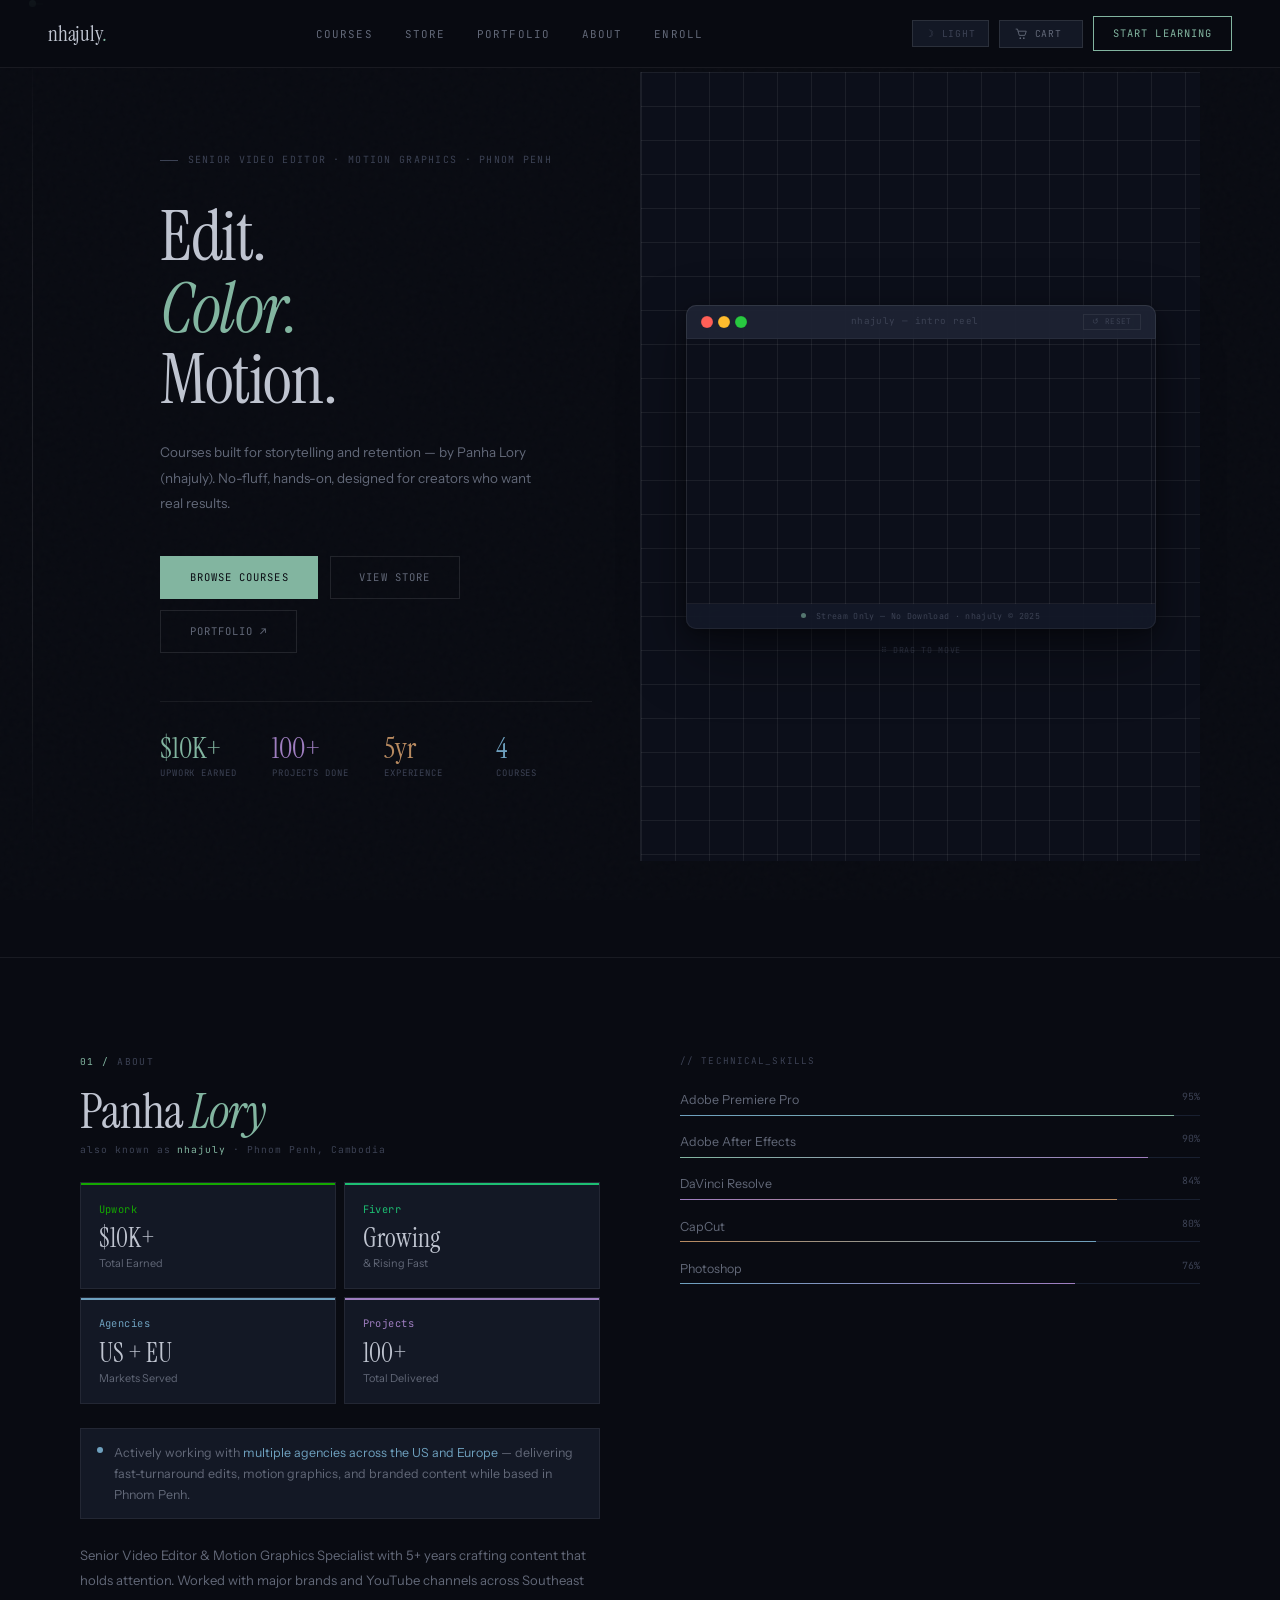
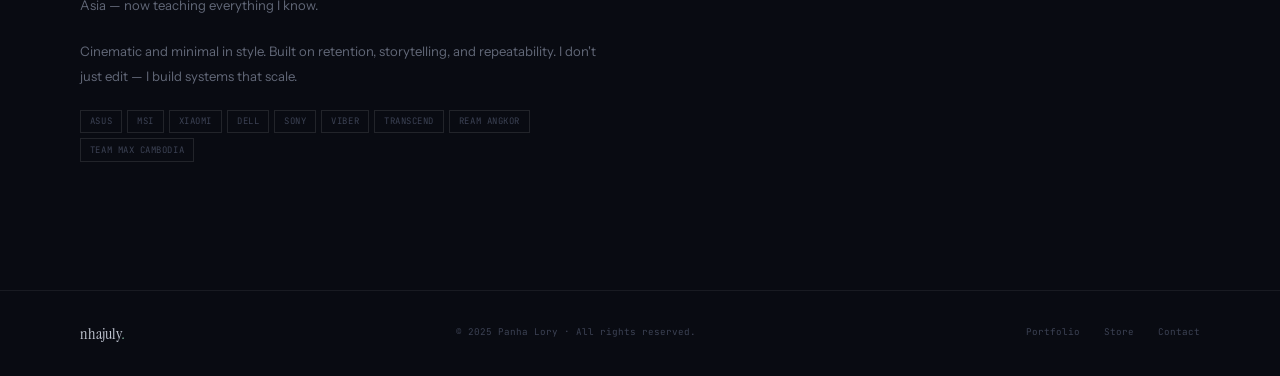
<file: index.html>
<!DOCTYPE html>
<html lang="en" data-theme="dark">
<head>
<meta charset="UTF-8"/>
<meta name="viewport" content="width=device-width, initial-scale=1.0"/>
<meta name="description" content="nhajuly — Video editing courses & digital products by Panha Lory. $10K+ earned on Upwork."/>
<title>nhajuly — Edit Like a Pro</title>
<link rel="preconnect" href="https://fonts.googleapis.com"/>
<link rel="preconnect" href="https://fonts.gstatic.com" crossorigin/>
<link href="https://fonts.googleapis.com/css2?family=Instrument+Serif:ital@0;1&family=Instrument+Sans:wght@300;400;500&family=JetBrains+Mono:wght@300;400&display=swap" rel="stylesheet"/>
<link rel="stylesheet" href="shared.css"/>
  <!-- Cloudflare Web Analytics -->
<script defer src='https://static.cloudflareinsights.com/beacon.min.js' data-cf-beacon='{"token": "a4eda011103640fd93eb4ad698665b33"}'></script>
<!-- End Cloudflare Web Analytics -->

<style>
/* ── HERO ── */
.hero{min-height:100vh;display:grid;grid-template-columns:1fr 1fr;padding-top:4.5rem;position:relative;z-index:2}
.hero-left{display:flex;flex-direction:column;justify-content:center;padding:5rem 3rem 5rem 5rem}
.hero-eyebrow{display:flex;align-items:center;gap:.6rem;font-family:'JetBrains Mono',monospace;font-size:.62rem;letter-spacing:.13em;text-transform:uppercase;color:var(--text3);margin-bottom:2rem}
.hero-eyebrow::before{content:'';width:18px;height:1px;background:var(--text3)}
.hero-title{font-family:'Instrument Serif',serif;font-size:clamp(3rem,5.5vw,4.8rem);font-weight:400;line-height:1.02;letter-spacing:-.02em;color:var(--text);margin-bottom:1.5rem}
.hero-title em{font-style:italic;color:var(--accent)}
.hero-sub{font-size:.84rem;color:var(--text2);max-width:390px;line-height:1.88;margin-bottom:2.5rem;font-weight:300}
.hero-btns{display:flex;gap:.7rem;flex-wrap:wrap}
.hero-stats{display:grid;grid-template-columns:repeat(4,1fr);gap:1rem;margin-top:3rem;padding-top:2rem;border-top:1px solid var(--border)}
.stat-num{font-family:'Instrument Serif',serif;font-size:1.8rem;font-weight:400;color:var(--accent);line-height:1;margin-bottom:.2rem}
.stat-lbl{font-family:'JetBrains Mono',monospace;font-size:.56rem;color:var(--text3);letter-spacing:.1em;text-transform:uppercase}
/* Hero right: floating window stage */
.hero-right{display:flex;align-items:center;justify-content:center;position:relative;background:var(--bg2);border-left:1px solid var(--border);overflow:visible}
.hr-grid{position:absolute;inset:0;background-image:linear-gradient(var(--border) 1px,transparent 1px),linear-gradient(90deg,var(--border) 1px,transparent 1px);background-size:34px 34px;overflow:hidden}

/* ── Floating macOS window ── */
.video-player{
  width:84%;position:relative;z-index:100;
  border-radius:10px;
  box-shadow:
    0 2px 6px rgba(0,0,0,.18),
    0 8px 24px rgba(0,0,0,.28),
    0 24px 64px rgba(0,0,0,.36),
    0 0 0 0.5px rgba(255,255,255,.07) inset;
  transition:box-shadow .22s ease, transform .22s cubic-bezier(.34,1.4,.64,1);
  user-select:none;
  will-change:transform;
}
.video-player:hover{
  box-shadow:
    0 4px 12px rgba(0,0,0,.22),
    0 16px 40px rgba(0,0,0,.36),
    0 40px 80px rgba(0,0,0,.40),
    0 0 0 0.5px rgba(255,255,255,.10) inset;
}
.video-player.is-dragging{
  box-shadow:
    0 8px 20px rgba(0,0,0,.28),
    0 24px 60px rgba(0,0,0,.44),
    0 60px 120px rgba(0,0,0,.50),
    0 0 0 1px rgba(255,255,255,.10) inset;
  transition:box-shadow .1s ease;
}

/* Title bar */
.vp-bar{
  background:rgba(30,36,52,0.94);
  backdrop-filter:blur(20px);
  -webkit-backdrop-filter:blur(20px);
  border:1px solid rgba(255,255,255,.09);
  border-bottom:1px solid rgba(255,255,255,.05);
  padding:.52rem .85rem;
  display:flex;align-items:center;gap:.5rem;
  border-radius:10px 10px 0 0;
  cursor:grab;
}
.vp-bar:active{ cursor:grabbing; }
[data-theme="light"] .vp-bar{
  background:rgba(240,237,230,0.94);
  border-color:rgba(0,0,0,.10);
  border-bottom-color:rgba(0,0,0,.06);
}

/* Traffic lights */
.vp-dots{display:flex;gap:5px;align-items:center;flex-shrink:0}
.vp-dot{
  width:12px;height:12px;border-radius:50%;
  position:relative;transition:filter .15s;
  display:flex;align-items:center;justify-content:center;
  overflow:hidden;
}
.vp-dot::after{
  content:'';position:absolute;inset:0;
  background:rgba(0,0,0,.12);border-radius:50%;
  opacity:0;transition:opacity .12s;
}
.vp-bar:hover .vp-dot::after{ opacity:1; }
.vp-dot.r{background:#ff5f57;box-shadow:0 0 0 .5px rgba(0,0,0,.15) inset}
.vp-dot.y{background:#febc2e;box-shadow:0 0 0 .5px rgba(0,0,0,.15) inset}
.vp-dot.g{background:#28c840;box-shadow:0 0 0 .5px rgba(0,0,0,.15) inset}

/* Traffic light icons on hover */
.vp-dot.r::before{ content:'✕'; }
.vp-dot.y::before{ content:'−'; }
.vp-dot.g::before{ content:'⤢'; }
.vp-dot::before{
  font-size:7px;line-height:1;font-weight:700;
  color:rgba(0,0,0,.45);
  opacity:0;transition:opacity .12s;
  position:absolute;
}
.vp-bar:hover .vp-dot::before{ opacity:1; }

/* Window title */
.vp-file{
  flex:1;text-align:center;
  font-family:'JetBrains Mono',monospace;font-size:.58rem;
  color:var(--text3);letter-spacing:.04em;
  white-space:nowrap;overflow:hidden;text-overflow:ellipsis;
}

/* Window controls right side */
.vp-controls{
  display:flex;gap:.5rem;align-items:center;flex-shrink:0;
}
.vp-ctrl-btn{
  font-family:'JetBrains Mono',monospace;font-size:.48rem;
  letter-spacing:.06em;text-transform:uppercase;
  color:var(--text3);padding:.18rem .5rem;
  border:1px solid var(--border);
  background:transparent;
  transition:color .15s, border-color .15s;
  line-height:1;
}
.vp-ctrl-btn:hover{ color:var(--accent);border-color:var(--accent); }

/* Video screen */
.vp-screen{
  aspect-ratio:16/9;
  border:1px solid rgba(255,255,255,.07);
  border-top:none;
  position:relative;overflow:hidden;
  border-radius:0;
}
.vp-screen iframe{position:absolute;top:0;left:0;width:100%;height:100%;border:none}

/* Footer bar */
.vp-meta{
  background:rgba(20,26,40,0.88);
  backdrop-filter:blur(16px);
  border:1px solid rgba(255,255,255,.06);
  border-top:none;
  font-family:'JetBrains Mono',monospace;font-size:.52rem;
  color:var(--text3);padding:.32rem .85rem;
  text-align:center;letter-spacing:.04em;
  border-radius:0 0 10px 10px;
  display:flex;align-items:center;justify-content:center;gap:.6rem;
}
[data-theme="light"] .vp-meta{
  background:rgba(230,226,218,0.88);
  border-color:rgba(0,0,0,.07);
}
.vp-meta::before{
  content:'';width:5px;height:5px;border-radius:50%;
  background:var(--accent);opacity:.6;flex-shrink:0;
}

/* Drag hint label — fades out after first drag */
.vp-drag-hint{
  position:absolute;bottom:-28px;left:50%;transform:translateX(-50%);
  font-family:'JetBrains Mono',monospace;font-size:.52rem;
  color:var(--text3);letter-spacing:.08em;text-transform:uppercase;
  white-space:nowrap;opacity:.55;
  transition:opacity .4s;pointer-events:none;
}
.video-player.dragged .vp-drag-hint{ opacity:0; }
/* ── COURSES preview ── */
.courses{background:var(--bg2);border-top:1px solid var(--border);border-bottom:1px solid var(--border)}
.c-grid{display:grid;grid-template-columns:repeat(4,1fr);gap:1px;background:var(--border)}
.c-card{background:var(--bg2);position:relative;overflow:hidden;transition:background .22s}
.c-card:hover{background:var(--surface)}
.c-thumb{aspect-ratio:16/9;position:relative;display:flex;align-items:center;justify-content:center;overflow:hidden}
.th1{background:linear-gradient(135deg,#07101e,#0d1d30)}.th2{background:linear-gradient(135deg,#140808,#261010)}
.th3{background:linear-gradient(135deg,#081410,#0e2218)}.th4{background:linear-gradient(135deg,#110818,#1e1028)}
.th-label{font-family:'Instrument Serif',serif;font-size:1.5rem;font-weight:400;font-style:italic;opacity:.16;letter-spacing:.02em}
.th1 .th-label{color:#6ea0be}.th2 .th-label{color:#b88a60}.th3 .th-label{color:#82b5a0}.th4 .th-label{color:#9f7ec0}
.c-ov{position:absolute;inset:0;display:flex;align-items:center;justify-content:center;background:rgba(0,0,0,0);transition:background .22s}
.c-card:hover .c-ov{background:rgba(0,0,0,.22)}
.c-ring{width:32px;height:32px;border-radius:50%;border:1px solid rgba(255,255,255,.2);display:flex;align-items:center;justify-content:center;opacity:0;transform:scale(.7);transition:opacity .22s,transform .22s}
.c-card:hover .c-ring{opacity:1;transform:scale(1)}
.c-ring::after{content:'';width:0;height:0;border-top:5px solid transparent;border-bottom:5px solid transparent;border-left:10px solid white;margin-left:2px}
.c-body{padding:.95rem 1.1rem}
.c-app{font-family:'JetBrains Mono',monospace;font-size:.56rem;letter-spacing:.1em;text-transform:uppercase;color:var(--text3);margin-bottom:.28rem}
.c-name{font-family:'Instrument Serif',serif;font-size:.93rem;color:var(--text);line-height:1.3;margin-bottom:.55rem}
.c-badges{display:flex;gap:.32rem;margin-bottom:.75rem;flex-wrap:wrap}
.badge{font-family:'JetBrains Mono',monospace;font-size:.52rem;letter-spacing:.05em;text-transform:uppercase;padding:.16rem .42rem}
.b-stream{background:var(--accent-d);color:var(--accent);border:1px solid rgba(130,181,160,.18)}
.b-hrs{background:var(--surface2);color:var(--text3);border:1px solid var(--border)}
.c-foot{display:flex;align-items:center;justify-content:space-between}
.c-price{font-family:'Instrument Serif',serif;font-size:1.05rem;color:var(--text)}
.enroll-btn{font-family:'JetBrains Mono',monospace;font-size:.58rem;letter-spacing:.09em;text-transform:uppercase;padding:.35rem .85rem;background:transparent;color:var(--accent);border:1px solid rgba(130,181,160,.3);transition:all .2s}
.enroll-btn:hover{background:var(--accent);color:var(--bg)}
.c-bar{position:absolute;bottom:0;left:0;right:0;height:1.5px;transform:scaleX(0);transform-origin:left;transition:transform .3s ease}
.c-card:hover .c-bar{transform:scaleX(1)}
.c-card:nth-child(1) .c-bar{background:var(--blue)}.c-card:nth-child(2) .c-bar{background:var(--orange)}
.c-card:nth-child(3) .c-bar{background:var(--accent)}.c-card:nth-child(4) .c-bar{background:var(--purple)}
.courses-cta{text-align:center;margin-top:2.5rem}
/* ── STORE preview ── */
.store{background:var(--bg)}
.s-grid{display:grid;grid-template-columns:repeat(3,1fr);gap:1px;background:var(--border)}
.p-card{background:var(--bg);position:relative;overflow:hidden;transition:background .22s;display:flex;flex-direction:column}
.p-card:hover{background:var(--surface)}
.p-thumb{width:100%;aspect-ratio:16/9;background:var(--surface2);position:relative;overflow:hidden;display:flex;align-items:center;justify-content:center;border-bottom:1px solid var(--border)}
.p-thumb-ph{width:100%;height:100%;display:flex;align-items:center;justify-content:center;font-family:'Instrument Serif',serif;font-size:1.2rem;font-style:italic;color:var(--text3);transition:opacity .2s}
.pt1{background:linear-gradient(135deg,#0a1420,#0d2030)}.pt2{background:linear-gradient(135deg,#1a0a10,#2a1018)}.pt3{background:linear-gradient(135deg,#0a1810,#102818)}
/* ── INSTRUCTIONS for adding product images ──
   Replace src="" with your image URL or relative path, e.g.:
     src="assets/images/lut-pack-thumb.jpg"
   Images should be 16:9 ratio, min 800×450px.
   Supported formats: jpg, png, webp.
   The <img> already has onload="this.classList.add('loaded')" for fade-in.
─────────────────────────────────────────────── */
.p-thumb img{position:absolute;inset:0;width:100%;height:100%;object-fit:cover;opacity:0;transition:opacity .3s}
.p-thumb img.loaded{opacity:1}
.p-card:hover .p-thumb-ph{opacity:.4}
.p-thumb-overlay{position:absolute;inset:0;background:rgba(0,0,0,0);transition:background .22s}
.p-card:hover .p-thumb-overlay{background:rgba(0,0,0,.1)}
.p-thumb-badge{position:absolute;top:.5rem;left:.5rem;font-family:'JetBrains Mono',monospace;font-size:.5rem;letter-spacing:.07em;text-transform:uppercase;padding:.18rem .5rem;background:var(--surface);color:var(--accent);border:1px solid rgba(130,181,160,.2)}
.p-body{padding:1.3rem 1.4rem;flex:1;display:flex;flex-direction:column}
.p-type{font-family:'JetBrains Mono',monospace;font-size:.56rem;letter-spacing:.1em;text-transform:uppercase;color:var(--text3);margin-bottom:.32rem}
.p-name{font-family:'Instrument Serif',serif;font-size:1.02rem;color:var(--text);margin-bottom:.42rem;line-height:1.25}
.p-desc{font-size:.79rem;color:var(--text2);line-height:1.85;margin-bottom:1.4rem;font-weight:300;flex:1}
.p-foot{display:flex;align-items:center;justify-content:space-between;border-top:1px solid var(--border);padding-top:.9rem}
.p-price{font-family:'Instrument Serif',serif;font-size:1.1rem;color:var(--text)}
.atc-btn{font-family:'JetBrains Mono',monospace;font-size:.58rem;letter-spacing:.09em;text-transform:uppercase;padding:.35rem .85rem;background:transparent;color:var(--purple);border:1px solid rgba(159,126,192,.3);transition:all .2s}
.atc-btn:hover{background:var(--purple);color:#fff}
.atc-btn.added{background:var(--accent-d);color:var(--accent);border-color:var(--accent)}
.store-cta{text-align:center;margin-top:2.5rem}
/* ── ABOUT ── */
.about{background:var(--bg);border-top:1px solid var(--border)}
.ab-grid{display:grid;grid-template-columns:1fr 1fr;gap:5rem;align-items:start}
.ab-name{font-family:'Instrument Serif',serif;font-size:clamp(2.2rem,3.8vw,3.1rem);font-weight:400;line-height:1.04;letter-spacing:-.02em;margin-bottom:.3rem}
.ab-name em{font-style:italic;color:var(--accent)}
.ab-aka{font-family:'JetBrains Mono',monospace;font-size:.6rem;color:var(--text3);letter-spacing:.1em;margin-bottom:1.5rem}
.ab-aka span{color:var(--accent)}
.platform-stats{display:grid;grid-template-columns:1fr 1fr;gap:.5rem;margin-bottom:1.5rem}
.platform-card{padding:1rem 1.1rem;border:1px solid var(--border);background:var(--surface);position:relative;overflow:hidden;transition:border-color .2s}
.platform-card:hover{border-color:var(--border2)}
.platform-card::before{content:'';position:absolute;top:0;left:0;right:0;height:2px}
.pc-upwork::before{background:#14a800}.pc-fiverr::before{background:#1dbf73}
.pc-agency::before{background:var(--blue)}.pc-projects::before{background:var(--purple)}
.plat-header{display:flex;align-items:center;gap:.4rem;margin-bottom:.4rem;min-height:20px}
.plat-wordmark{font-family:'JetBrains Mono',monospace;font-size:.65rem;font-weight:400;letter-spacing:.04em}
.plat-wordmark.upwork{color:#14a800}.plat-wordmark.fiverr{color:#1dbf73}
.plat-wordmark.agency{color:var(--blue)}.plat-wordmark.projects{color:var(--purple)}
.plat-num{font-family:'Instrument Serif',serif;font-size:1.6rem;font-weight:400;color:var(--text);line-height:1;margin-bottom:.15rem}
.plat-lbl{font-size:.68rem;color:var(--text2);font-weight:300}
.agency-note{padding:.8rem 1rem;border:1px solid var(--border);background:var(--surface);margin-bottom:1.5rem;display:flex;align-items:flex-start;gap:.7rem}
.agency-dot{width:6px;height:6px;border-radius:50%;background:var(--blue);flex-shrink:0;margin-top:.35rem}
.agency-text{font-size:.78rem;color:var(--text2);line-height:1.7;font-weight:300}
.agency-text strong{color:var(--blue);font-weight:400}
.ab-bio{font-size:.82rem;color:var(--text2);line-height:1.9;font-weight:300;margin-bottom:1.3rem}
.brands{display:flex;flex-wrap:wrap;gap:.32rem;margin-bottom:2rem}
.b-chip{font-family:'JetBrains Mono',monospace;font-size:.56rem;letter-spacing:.06em;text-transform:uppercase;padding:.2rem .56rem;border:1px solid var(--border2);color:var(--text3);transition:border-color .2s,color .2s}
.b-chip:hover{border-color:var(--accent);color:var(--accent)}
.sk-head{font-family:'JetBrains Mono',monospace;font-size:.58rem;letter-spacing:.12em;text-transform:uppercase;color:var(--text3);margin-bottom:1.2rem}
.sk-item{margin-bottom:.95rem}
.sk-top{display:flex;justify-content:space-between;margin-bottom:.26rem}
.sk-nm{font-size:.78rem;color:var(--text2);font-weight:300}
.sk-pct{font-family:'JetBrains Mono',monospace;font-size:.62rem;color:var(--text3)}
.sk-track{height:1.5px;background:var(--surface2)}
.sk-fill{height:100%}
.sk1{background:linear-gradient(90deg,var(--blue),var(--accent));width:95%}
.sk2{background:linear-gradient(90deg,var(--accent),var(--purple));width:90%}
.sk3{background:linear-gradient(90deg,var(--purple),var(--orange));width:84%}
.sk4{background:linear-gradient(90deg,var(--orange),var(--blue));width:80%}
.sk5{background:linear-gradient(90deg,var(--blue),var(--purple));width:76%}
@media(max-width:1024px){
  .hero{grid-template-columns:1fr}.hero-right{display:none}
  .c-grid{grid-template-columns:1fr 1fr}.s-grid{grid-template-columns:1fr 1fr}
  .ab-grid{grid-template-columns:1fr;gap:2.5rem}
  .hero-stats{grid-template-columns:repeat(2,1fr)}
}
@media(max-width:640px){.c-grid,.s-grid{grid-template-columns:1fr}.platform-stats{grid-template-columns:1fr 1fr}}
</style>
</head>
<body>

<div class="tl-rail"></div>
<div class="tl-scrub"></div>

<!-- CART OVERLAY -->
<div class="cart-overlay" id="cartOverlay" onclick="closeCart()"></div>
<div class="cart-drawer" id="cartDrawer">
  <div class="cart-head">
    <div class="cart-head-title">Your Cart</div>
    <button class="cart-close" onclick="closeCart()" data-cursor="link">✕ Close</button>
  </div>
  <div class="cart-items" id="cartItems">
    <div class="cart-empty" id="cartEmpty">
      <svg width="40" height="40" viewBox="0 0 40 40" fill="none"><rect x="6" y="14" width="28" height="22" rx="2" stroke="currentColor" stroke-width="1.5"/><path d="M14 14v-4a6 6 0 0 1 12 0v4" stroke="currentColor" stroke-width="1.5" stroke-linecap="round"/></svg>
      <p>Cart is empty</p>
    </div>
  </div>
  <div class="cart-foot">
    <div class="cart-total-row">
      <div class="cart-total-label">Total</div>
      <div class="cart-total-price" id="cartTotal">$0</div>
    </div>
    <button class="cart-checkout-btn" onclick="window.location.href='checkout.html'" data-cursor="link">Proceed to Checkout →</button>
    <button class="cart-continue" onclick="closeCart()" data-cursor="link">Continue Shopping</button>
  </div>
</div>

<!-- NAV -->
<nav>
  <a href="index.html" class="logo" data-cursor="link">nhajuly<span>.</span></a>
  <ul class="nav-links">
    <li><a href="courses.html" data-cursor="link">Courses</a></li>
    <li><a href="store.html" data-cursor="link">Store</a></li>
    <li><a href="portfolio.html" data-cursor="link">Portfolio</a></li>
    <li><a href="#about" data-cursor="link">About</a></li>
    <li><a href="checkout.html" data-cursor="link">Enroll</a></li>
  </ul>
  <div class="nav-right">
    <button class="theme-btn" id="themeBtn" data-cursor="link"><span id="themeIcon">☽</span><span id="themeLabel" class="theme-label">Light</span></button>
    <button class="cart-btn" id="cartBtn" onclick="openCart()" data-cursor="link">
      <svg class="cart-icon" viewBox="0 0 20 20" fill="none"><path d="M3 3h2l2.5 9h8l2-6H6" stroke="currentColor" stroke-width="1.3" stroke-linecap="round" stroke-linejoin="round"/><circle cx="9" cy="16" r="1.2" fill="currentColor"/><circle cx="14" cy="16" r="1.2" fill="currentColor"/></svg>
      Cart<div class="cart-count" id="cartCount">0</div>
    </button>
    <a href="courses.html" class="nav-cta" data-cursor="link">Start Learning</a>
    <button class="nav-hamburger" id="navHamburger" aria-label="Open menu"><span></span><span></span><span></span></button>
  </div>
</nav>

<!-- MOBILE OVERLAY -->
<div class="mobile-overlay" id="mobileOverlay"></div>
<!-- MOBILE MENU -->
<div class="mobile-menu" id="mobileMenu">
  <div class="mobile-menu-head">
    <div class="mobile-menu-logo">nhajuly<span>.</span></div>
    <button class="mobile-close" id="mobileClose">✕ Close</button>
  </div>
  <div class="mobile-menu-links">
    <a href="courses.html">Courses</a>
    <a href="store.html">Store</a>
    <a href="portfolio.html">Portfolio</a>
    <a href="#about">About</a>
    <a href="checkout.html">Checkout</a>
  </div>
  <div class="mobile-menu-foot">
    <button class="theme-btn" onclick="document.getElementById('themeBtn').click()" style="width:100%;justify-content:center"><span id="mobileThemeIcon">☽</span> Toggle Theme</button>
  </div>
</div>

<!-- HERO -->
<section class="hero" id="hero">
  <div class="hero-left">
    <div class="hero-eyebrow">Senior Video Editor · Motion Graphics · Phnom Penh</div>
    <h1 class="hero-title">Edit.<br/><em>Color.</em><br/>Motion.</h1>
    <p class="hero-sub">Courses built for storytelling and retention — by Panha Lory (nhajuly). No-fluff, hands-on, designed for creators who want real results.</p>
    <div class="hero-btns">
      <a href="courses.html" class="btn-primary" data-cursor="link">Browse Courses</a>
      <a href="store.html" class="btn-ghost" data-cursor="link">View Store</a>
      <a href="portfolio.html" class="btn-ghost" data-cursor="link">Portfolio ↗</a>
    </div>
    <div class="hero-stats">
      <div><div class="stat-num">$10K+</div><div class="stat-lbl">Upwork Earned</div></div>
      <div><div class="stat-num" style="color:var(--purple)">100+</div><div class="stat-lbl">Projects Done</div></div>
      <div><div class="stat-num" style="color:var(--orange)">5yr</div><div class="stat-lbl">Experience</div></div>
      <div><div class="stat-num" style="color:var(--blue)">4</div><div class="stat-lbl">Courses</div></div>
    </div>
  </div>
  <div class="hero-right" data-cursor="grab">
    <div class="hr-grid"></div>
    <div class="video-player" id="floatWin">
      <div class="vp-bar" id="floatWinBar">
        <div class="vp-dots">
          <div class="vp-dot r"></div>
          <div class="vp-dot y"></div>
          <div class="vp-dot g"></div>
        </div>
        <div class="vp-file">nhajuly — intro reel</div>
        <div class="vp-controls">
          <button class="vp-ctrl-btn" id="floatWinReset" title="Reset position">↺ reset</button>
        </div>
      </div>
      <!-- ══ GUMLET VIDEO EMBED ══
           This is the Gumlet player embed provided by the site owner.
           No changes needed unless you want to swap the video ID in the src URL.
           The iframe fills the .vp-screen container at 16:9 ratio.
      ═══════════════════════════ -->
      <div class="vp-screen">
        <iframe
          loading="lazy"
          title="Gumlet video player"
          src="https://play.gumlet.io/embed/69d2713d0b739ad84961aee8?background=false&autoplay=false&loop=false&disable_player_controls=false"
          referrerpolicy="origin"
          allow="accelerometer; gyroscope; autoplay; encrypted-media; picture-in-picture; fullscreen; clipboard-write;">
        </iframe>
      </div>
      <div class="vp-meta">Stream Only — No Download · nhajuly © 2025</div>
      <div class="vp-drag-hint">⠿ drag to move</div>
    </div>
  </div>
</section>



<!-- ABOUT -->
<section class="about" id="about">
  <div class="ab-grid">
    <div>
      <div class="eyebrow"><span class="n">01 /</span> About</div>
      <h2 class="ab-name">Panha <em>Lory</em></h2>
      <div class="ab-aka">also known as <span>nhajuly</span> · Phnom Penh, Cambodia</div>
      <div class="platform-stats">
        <div class="platform-card pc-upwork" data-cursor="grab">
          <div class="plat-header"><span class="plat-wordmark upwork">Upwork</span></div>
          <div class="plat-num">$10K+</div><div class="plat-lbl">Total Earned</div>
        </div>
        <div class="platform-card pc-fiverr" data-cursor="grab">
          <div class="plat-header"><span class="plat-wordmark fiverr">Fiverr</span></div>
          <div class="plat-num">Growing</div><div class="plat-lbl">& Rising Fast</div>
        </div>
        <div class="platform-card pc-agency" data-cursor="grab">
          <div class="plat-header"><span class="plat-wordmark agency">Agencies</span></div>
          <div class="plat-num">US + EU</div><div class="plat-lbl">Markets Served</div>
        </div>
        <div class="platform-card pc-projects" data-cursor="grab">
          <div class="plat-header"><span class="plat-wordmark projects">Projects</span></div>
          <div class="plat-num">100+</div><div class="plat-lbl">Total Delivered</div>
        </div>
      </div>
      <div class="agency-note"><div class="agency-dot"></div><div class="agency-text">Actively working with <strong>multiple agencies across the US and Europe</strong> — delivering fast-turnaround edits, motion graphics, and branded content while based in Phnom Penh.</div></div>
      <p class="ab-bio">Senior Video Editor & Motion Graphics Specialist with 5+ years crafting content that holds attention. Worked with major brands and YouTube channels across Southeast Asia — now teaching everything I know.</p>
      <p class="ab-bio">Cinematic and minimal in style. Built on retention, storytelling, and repeatability. I don't just edit — I build systems that scale.</p>
      <div class="brands"><div class="b-chip">Asus</div><div class="b-chip">MSI</div><div class="b-chip">Xiaomi</div><div class="b-chip">Dell</div><div class="b-chip">Sony</div><div class="b-chip">Viber</div><div class="b-chip">Transcend</div><div class="b-chip">Ream Angkor</div><div class="b-chip">Team Max Cambodia</div></div>
    </div>
    <div>
      <div class="sk-head">// technical_skills</div>
      <div class="sk-item"><div class="sk-top"><div class="sk-nm">Adobe Premiere Pro</div><div class="sk-pct">95%</div></div><div class="sk-track"><div class="sk-fill sk1"></div></div></div>
      <div class="sk-item"><div class="sk-top"><div class="sk-nm">Adobe After Effects</div><div class="sk-pct">90%</div></div><div class="sk-track"><div class="sk-fill sk2"></div></div></div>
      <div class="sk-item"><div class="sk-top"><div class="sk-nm">DaVinci Resolve</div><div class="sk-pct">84%</div></div><div class="sk-track"><div class="sk-fill sk3"></div></div></div>
      <div class="sk-item"><div class="sk-top"><div class="sk-nm">CapCut</div><div class="sk-pct">80%</div></div><div class="sk-track"><div class="sk-fill sk4"></div></div></div>
      <div class="sk-item"><div class="sk-top"><div class="sk-nm">Photoshop</div><div class="sk-pct">76%</div></div><div class="sk-track"><div class="sk-fill sk5"></div></div></div>
    </div>
  </div>
</section>

<footer>
  <div class="fl">nhajuly<span>.</span></div>
  <div class="fc">© 2025 Panha Lory · All rights reserved.</div>
  <div class="flinks">
    <a href="portfolio.html" data-cursor="link">Portfolio</a>
    <a href="store.html" data-cursor="link">Store</a>
    <a href="checkout.html" data-cursor="link">Contact</a>
  </div>
</footer>

<script src="shared.js"></script>
<script>
/* ═══════════════════════════════════════════════════════
   Floating window — macOS-style drag for #floatWin
   - Drag by title bar (#floatWinBar)
   - Constrained to viewport with padding
   - Smooth release with momentum decay
   - Reset button snaps back to origin with spring
   - Pointer events on iframe blocked during drag
═══════════════════════════════════════════════════════ */
(function(){
  var win   = document.getElementById('floatWin');
  var bar   = document.getElementById('floatWinBar');
  var reset = document.getElementById('floatWinReset');
  if (!win || !bar) return;

  var isDragging = false;
  var originX = 0, originY = 0;   /* current translate offset */
  var startMX, startMY;           /* mouse pos at drag start  */
  var startOX, startOY;           /* offset at drag start     */
  var lastMX, lastMY, lastT;      /* for velocity             */
  var velX = 0, velY = 0;
  var rafId = null;

  /* Block iframe interaction during drag so mouse events don't get swallowed */
  var screen = win.querySelector('.vp-screen');

  function setTranslate(x, y) {
    originX = x; originY = y;
    win.style.transform = 'translate3d(' + x + 'px,' + y + 'px, 0)';
  }

  /* Constrain to viewport with some breathing room */
  function clamp(x, y) {
    var r    = win.getBoundingClientRect();
    var pad  = 24;
    var minX = -(r.left - pad);
    var maxX = window.innerWidth - r.right - pad;
    var minY = -(r.top - pad);
    var maxY = window.innerHeight - r.bottom - pad;
    return {
      x: Math.min(Math.max(x, minX + originX), maxX + originX),
      y: Math.min(Math.max(y, minY + originY), maxY + originY)
    };
  }

  /* ── Drag start ── */
  bar.addEventListener('mousedown', function(e) {
    if (e.target === reset) return; /* don't drag on reset btn */
    isDragging = true;
    startMX = e.clientX; startMY = e.clientY;
    startOX = originX;   startOY = originY;
    lastMX = e.clientX;  lastMY = e.clientY;
    lastT  = Date.now();
    velX = 0; velY = 0;

    win.classList.add('is-dragging', 'dragged');
    if (screen) screen.style.pointerEvents = 'none';
    if (rafId) { cancelAnimationFrame(rafId); rafId = null; }

    e.preventDefault();
  });

  /* ── Drag move ── */
  document.addEventListener('mousemove', function(e) {
    if (!isDragging) return;
    var dx = e.clientX - startMX;
    var dy = e.clientY - startMY;
    var nx = startOX + dx;
    var ny = startOY + dy;
    var c  = clamp(nx, ny);

    /* Velocity tracking */
    var now = Date.now();
    var dt  = Math.max(now - lastT, 1);
    velX = (e.clientX - lastMX) / dt;
    velY = (e.clientY - lastMY) / dt;
    lastMX = e.clientX; lastMY = e.clientY; lastT = now;

    setTranslate(c.x, c.y);
  });

  /* ── Drag end — release with gentle momentum ── */
  document.addEventListener('mouseup', function() {
    if (!isDragging) return;
    isDragging = false;
    win.classList.remove('is-dragging');
    if (screen) screen.style.pointerEvents = '';

    /* Momentum glide — decay velocity */
    var FRICTION = 0.88;
    function glide() {
      if (Math.abs(velX) < 0.05 && Math.abs(velY) < 0.05) return;
      velX *= FRICTION;
      velY *= FRICTION;
      var c = clamp(originX + velX * 16, originY + velY * 16);
      setTranslate(c.x, c.y);
      rafId = requestAnimationFrame(glide);
    }
    glide();
  });

  /* ── Reset: spring back to 0,0 ── */
  reset.addEventListener('click', function() {
    if (rafId) { cancelAnimationFrame(rafId); rafId = null; }
    /* Animate back with CSS transition temporarily */
    win.style.transition = 'transform .55s cubic-bezier(.34,1.3,.64,1), box-shadow .22s ease';
    setTranslate(0, 0);
    setTimeout(function(){
      win.style.transition = '';
    }, 600);
  });

  /* Touch support */
  bar.addEventListener('touchstart', function(e) {
    if (e.target === reset) return;
    var t = e.touches[0];
    isDragging = true;
    startMX = t.clientX; startMY = t.clientY;
    startOX = originX;   startOY = originY;
    win.classList.add('is-dragging', 'dragged');
    if (screen) screen.style.pointerEvents = 'none';
  }, {passive:true});

  document.addEventListener('touchmove', function(e) {
    if (!isDragging) return;
    var t = e.touches[0];
    var c = clamp(startOX + t.clientX - startMX, startOY + t.clientY - startMY);
    setTranslate(c.x, c.y);
  }, {passive:true});

  document.addEventListener('touchend', function() {
    if (!isDragging) return;
    isDragging = false;
    win.classList.remove('is-dragging');
    if (screen) screen.style.pointerEvents = '';
  });
})();
</script>
</body>
</html>
</file>
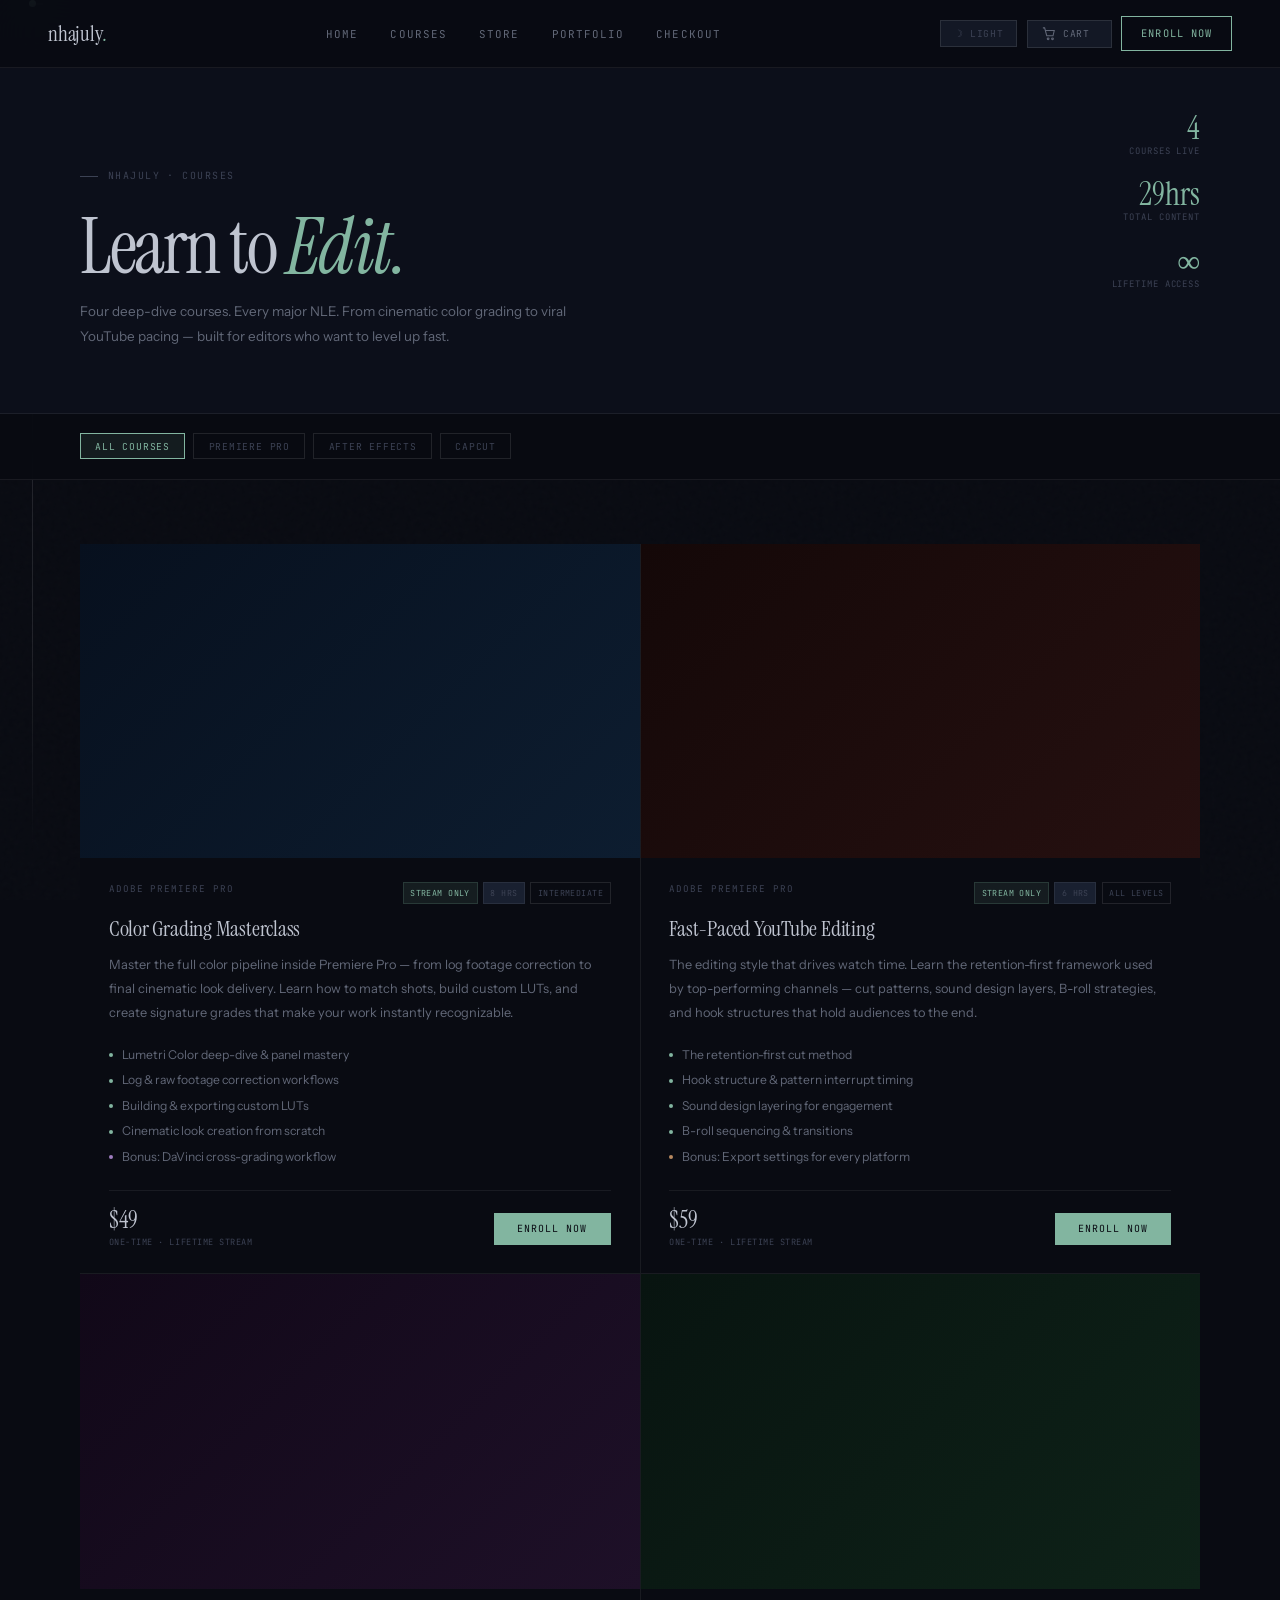
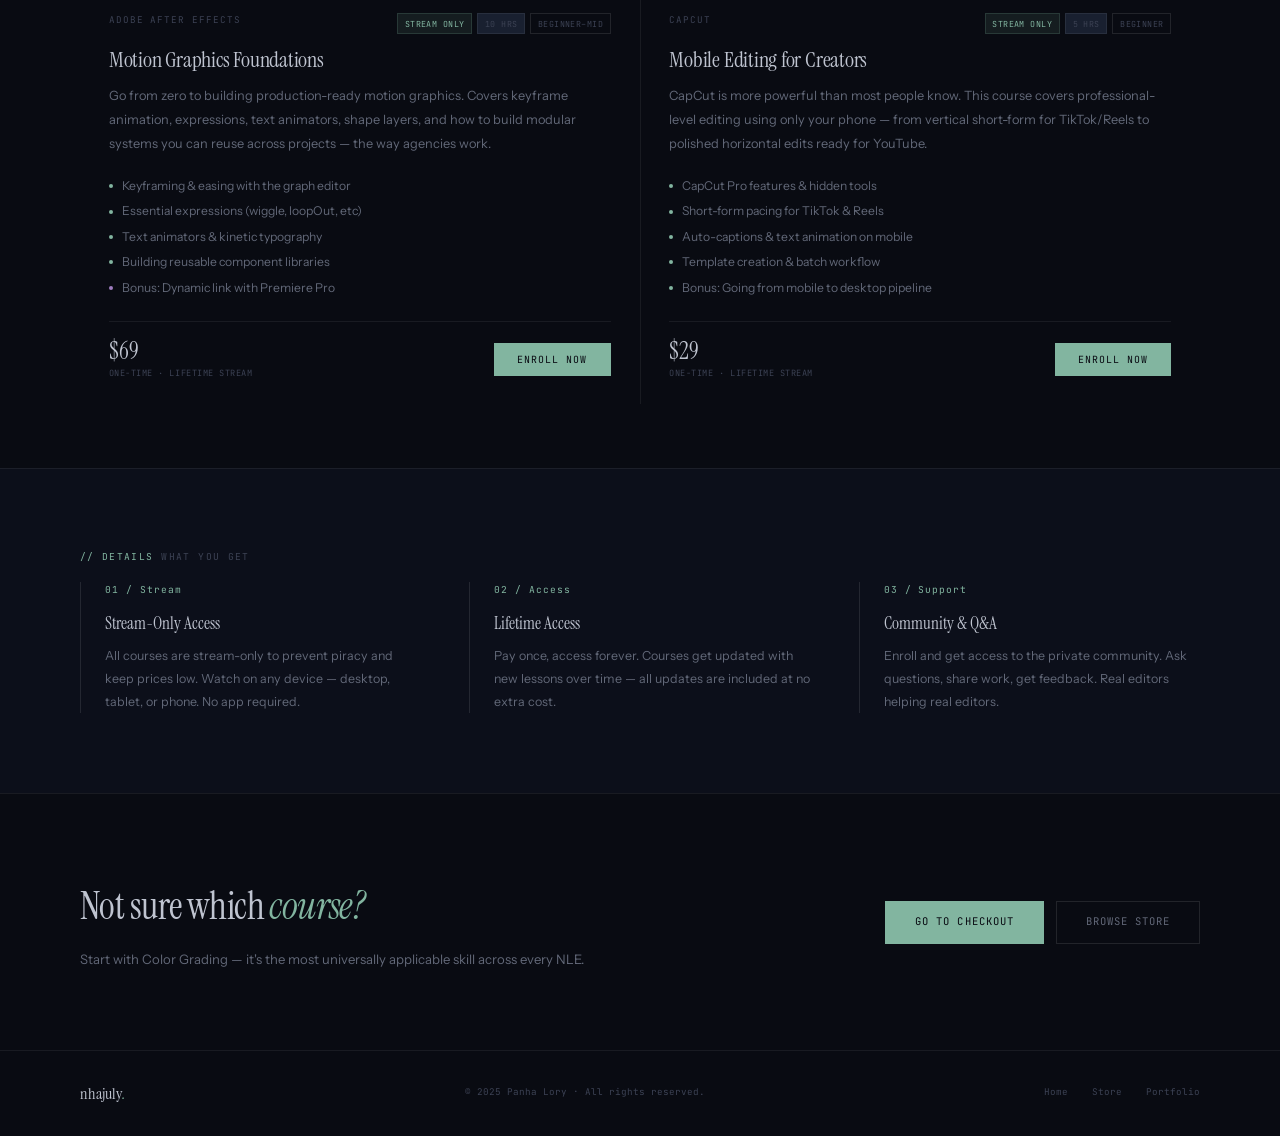
<file: courses.html>
<!DOCTYPE html>
<html lang="en" data-theme="dark">
<head>
<meta charset="UTF-8"/>
<meta name="viewport" content="width=device-width, initial-scale=1.0"/>
<meta name="description" content="nhajuly Courses — Deep-dive video editing courses by Panha Lory. Premiere Pro, After Effects, DaVinci Resolve, CapCut."/>
<title>nhajuly — Courses</title>
<link rel="preconnect" href="https://fonts.googleapis.com"/>
<link rel="preconnect" href="https://fonts.gstatic.com" crossorigin/>
<link href="https://fonts.googleapis.com/css2?family=Instrument+Serif:ital@0;1&family=Instrument+Sans:wght@300;400;500&family=JetBrains+Mono:wght@300;400&display=swap" rel="stylesheet"/>
<link rel="stylesheet" href="shared.css"/>
<style>
/* ── PAGE HERO ── */
.p-hero{min-height:46vh;display:flex;flex-direction:column;justify-content:flex-end;padding:9rem 5rem 4rem;position:relative;z-index:2;border-bottom:1px solid var(--border);background:var(--bg2)}
.p-hero-tag{font-family:'JetBrains Mono',monospace;font-size:.62rem;letter-spacing:.15em;text-transform:uppercase;color:var(--text3);margin-bottom:1.5rem;display:flex;align-items:center;gap:.6rem}
.p-hero-tag::before{content:'';width:18px;height:1px;background:var(--text3)}
.p-hero-title{font-family:'Instrument Serif',serif;font-size:clamp(3rem,6vw,5rem);font-weight:400;line-height:1;letter-spacing:-.03em;color:var(--text);margin-bottom:.8rem}
.p-hero-title em{font-style:italic;color:var(--accent)}
.p-hero-sub{font-size:.84rem;color:var(--text2);max-width:520px;line-height:1.88;font-weight:300}
.p-hero-stats{position:absolute;top:7rem;right:5rem;display:flex;flex-direction:column;gap:1.2rem;text-align:right}
.p-hs-num{font-family:'Instrument Serif',serif;font-size:2rem;font-weight:400;color:var(--accent);line-height:1}
.p-hs-lbl{font-family:'JetBrains Mono',monospace;font-size:.56rem;color:var(--text3);letter-spacing:.1em;text-transform:uppercase}

/* ── FILTER BAR ── */
.filter-bar{padding:1.2rem 5rem;border-bottom:1px solid var(--border);display:flex;align-items:center;gap:.5rem;flex-wrap:wrap;position:sticky;top:64px;background:var(--nav-bg);backdrop-filter:blur(20px);z-index:100}
.filter-btn{font-family:'JetBrains Mono',monospace;font-size:.6rem;letter-spacing:.08em;text-transform:uppercase;padding:.35rem .9rem;background:transparent;color:var(--text3);border:1px solid var(--border2);transition:all .2s}
.filter-btn:hover{color:var(--text2);border-color:var(--border)}
.filter-btn.active{color:var(--accent);border-color:var(--accent);background:var(--accent-d)}

/* ── COURSE GRID ── */
.courses-section{padding:4rem 5rem;position:relative;z-index:2}
.c-full-grid{display:grid;grid-template-columns:repeat(2,1fr);gap:1px;background:var(--border)}

/* ── COURSE CARD (expanded) ── */
.cc-card{background:var(--bg);position:relative;overflow:hidden;transition:background .22s;display:flex;flex-direction:column}
.cc-card:hover{background:var(--surface)}
.cc-card.hidden{display:none}

.cc-thumb{aspect-ratio:16/9;position:relative;display:flex;align-items:center;justify-content:center;overflow:hidden}
.cc-thumb img{position:absolute;inset:0;width:100%;height:100%;object-fit:cover;opacity:0;transition:opacity .3s}
.cc-thumb img.loaded{opacity:1}
.cc-card:hover .cc-thumb img{transform:scale(1.03)}

/* Placeholder backgrounds — replace with actual images */
.cth-pr1{background:linear-gradient(135deg,#07101e,#0d1d30)}
.cth-pr2{background:linear-gradient(135deg,#140808,#261010)}
.cth-ae{background:linear-gradient(135deg,#110818,#1e1028)}
.cth-cc{background:linear-gradient(135deg,#081410,#0e2218)}

.cc-ph{position:absolute;display:flex;align-items:center;justify-content:center;font-family:'Instrument Serif',serif;font-size:3rem;font-weight:400;font-style:italic;opacity:.12;letter-spacing:.02em}
.cth-pr1 .cc-ph{color:#6ea0be}.cth-pr2 .cc-ph{color:#b88a60}.cth-ae .cc-ph{color:#9f7ec0}.cth-cc .cc-ph{color:#82b5a0}

/* ── IMAGE INSTRUCTION COMMENT inside each .cc-thumb ──
   Add your course thumbnail image like so:
   <img src="images/course-color-grading.jpg"
        alt="Color Grading Masterclass"
        onload="this.classList.add('loaded')"/>
   Recommended size: 880×495px (16:9), JPG/WebP, max 600KB
   The image will auto-fade in when loaded.
*/

.cc-ov{position:absolute;inset:0;display:flex;flex-direction:column;align-items:center;justify-content:center;gap:.6rem;background:rgba(0,0,0,0);transition:background .25s}
.cc-card:hover .cc-ov{background:rgba(0,0,0,.32)}
.cc-play{width:48px;height:48px;border-radius:50%;border:1.5px solid rgba(255,255,255,.35);display:flex;align-items:center;justify-content:center;opacity:0;transform:scale(.7);transition:opacity .25s,transform .25s;background:rgba(0,0,0,.2)}
.cc-card:hover .cc-play{opacity:1;transform:scale(1)}
.cc-play::after{content:'';width:0;height:0;border-top:8px solid transparent;border-bottom:8px solid transparent;border-left:14px solid white;margin-left:3px}
.cc-preview{font-family:'JetBrains Mono',monospace;font-size:.58rem;letter-spacing:.1em;text-transform:uppercase;color:rgba(255,255,255,.7);opacity:0;transition:opacity .25s .05s;padding:.3rem .7rem;border:1px solid rgba(255,255,255,.2)}
.cc-card:hover .cc-preview{opacity:1}

.cc-body{padding:1.5rem 1.8rem;flex:1;display:flex;flex-direction:column}
.cc-top{display:flex;justify-content:space-between;align-items:flex-start;margin-bottom:.8rem}
.cc-app{font-family:'JetBrains Mono',monospace;font-size:.58rem;letter-spacing:.1em;text-transform:uppercase;color:var(--text3)}
.cc-badges{display:flex;gap:.32rem;flex-wrap:wrap}
.badge{font-family:'JetBrains Mono',monospace;font-size:.52rem;letter-spacing:.05em;text-transform:uppercase;padding:.16rem .42rem}
.b-stream{background:var(--accent-d);color:var(--accent);border:1px solid rgba(130,181,160,.18)}
.b-hrs{background:var(--surface2);color:var(--text3);border:1px solid var(--border)}
.b-lvl{border:1px solid var(--border2);color:var(--text3)}
.cc-name{font-family:'Instrument Serif',serif;font-size:1.4rem;font-weight:400;line-height:1.2;color:var(--text);margin-bottom:.6rem;letter-spacing:-.01em}
.cc-desc{font-size:.8rem;color:var(--text2);line-height:1.9;font-weight:300;margin-bottom:1.2rem;flex:1}
.cc-modules{display:flex;flex-direction:column;gap:.3rem;margin-bottom:1.4rem}
.cc-mod{display:flex;align-items:center;gap:.55rem;font-size:.76rem;color:var(--text2)}
.cc-mod-dot{width:4px;height:4px;border-radius:50%;background:var(--accent);flex-shrink:0}
.cc-foot{display:flex;align-items:center;justify-content:space-between;border-top:1px solid var(--border);padding-top:1.1rem;gap:1rem}
.cc-price-wrap{display:flex;flex-direction:column}
.cc-price{font-family:'Instrument Serif',serif;font-size:1.5rem;color:var(--text);line-height:1}
.cc-price-note{font-family:'JetBrains Mono',monospace;font-size:.54rem;color:var(--text3);letter-spacing:.06em;text-transform:uppercase;margin-top:.15rem}
.cc-enroll{font-family:'JetBrains Mono',monospace;font-size:.62rem;letter-spacing:.1em;text-transform:uppercase;padding:.55rem 1.4rem;background:var(--accent);color:var(--bg);border:1px solid var(--accent);transition:all .22s}
.cc-enroll:hover{background:transparent;color:var(--accent)}
.cc-enroll.added{background:var(--accent-d);color:var(--accent);border-color:var(--accent)}
.cc-bar{position:absolute;bottom:0;left:0;right:0;height:2px;transform:scaleX(0);transform-origin:left;transition:transform .32s ease}
.cc-card:hover .cc-bar{transform:scaleX(1)}

/* ── FAQ / INFO BAND ── */
.info-band{background:var(--bg2);border-top:1px solid var(--border);padding:5rem}
.info-grid{display:grid;grid-template-columns:1fr 1fr 1fr;gap:3rem}
.info-item{border-left:1px solid var(--border2);padding-left:1.5rem}
.info-icon{font-family:'JetBrains Mono',monospace;font-size:.6rem;color:var(--accent);letter-spacing:.1em;margin-bottom:.7rem}
.info-title{font-family:'Instrument Serif',serif;font-size:1.05rem;color:var(--text);margin-bottom:.4rem}
.info-body{font-size:.78rem;color:var(--text2);line-height:1.85;font-weight:300}

/* ── CTA ── */
.courses-cta{background:var(--bg);border-top:1px solid var(--border);padding:5rem;display:flex;align-items:center;justify-content:space-between;gap:3rem}
.courses-cta h2{font-family:'Instrument Serif',serif;font-size:clamp(1.8rem,3vw,2.4rem);font-weight:400;letter-spacing:-.015em;margin-bottom:.5rem}
.courses-cta h2 em{font-style:italic;color:var(--accent)}
.courses-cta p{font-size:.82rem;color:var(--text2);font-weight:300}
.cta-btns{display:flex;gap:.75rem;flex-shrink:0}
</style>
</head>
<body>

<div class="tl-rail"></div>
<div class="tl-scrub"></div>

<nav>
  <a href="index.html" class="logo" data-cursor="link">nhajuly<span>.</span></a>
  <ul class="nav-links">
    <li><a href="index.html" data-cursor="link">Home</a></li>
    <li><a href="courses.html" data-cursor="link">Courses</a></li>
    <li><a href="store.html" data-cursor="link">Store</a></li>
    <li><a href="portfolio.html" data-cursor="link">Portfolio</a></li>
    <li><a href="checkout.html" data-cursor="link">Checkout</a></li>
  </ul>
  <div class="nav-right">
    <button class="theme-btn" id="themeBtn" data-cursor="link"><span id="themeIcon">☽</span><span id="themeLabel" class="theme-label">Light</span></button>
    <button class="cart-btn" onclick="openCart()" data-cursor="link">
      <svg class="cart-icon" viewBox="0 0 16 16" fill="none" stroke="currentColor" stroke-width="1.2"><path d="M1 1h2l2.4 9h7.2l1.4-6H4"/><circle cx="7" cy="13.5" r="1"/><circle cx="12" cy="13.5" r="1"/></svg>
      Cart<span class="cart-count" id="cartCount">0</span>
    </button>
    <a href="checkout.html" class="nav-cta" data-cursor="link">Enroll Now</a>
    <button class="nav-hamburger" id="navHamburger" aria-label="Open menu"><span></span><span></span><span></span></button>
  </div>
</nav>

<!-- MOBILE OVERLAY -->
<div class="mobile-overlay" id="mobileOverlay"></div>
<!-- MOBILE MENU -->
<div class="mobile-menu" id="mobileMenu">
  <div class="mobile-menu-head">
    <div class="mobile-menu-logo">nhajuly<span>.</span></div>
    <button class="mobile-close" id="mobileClose">✕ Close</button>
  </div>
  <div class="mobile-menu-links">
    <a href="index.html">Home</a>
    <a href="courses.html">Courses</a>
    <a href="store.html">Store</a>
    <a href="portfolio.html">Portfolio</a>
    <a href="checkout.html">Checkout</a>
  </div>
  <div class="mobile-menu-foot">
    <button class="theme-btn" onclick="document.getElementById('themeBtn').click()" style="width:100%;justify-content:center"><span id="mobileThemeIcon">☽</span> Toggle Theme</button>
  </div>
</div>

<div class="cart-overlay" id="cartOverlay" onclick="closeCart()"></div>
<div class="cart-drawer" id="cartDrawer">
  <div class="cart-head"><div class="cart-head-title">Your Cart</div><button class="cart-close" onclick="closeCart()" data-cursor="link">✕ Close</button></div>
  <div class="cart-items" id="cartItems"><div class="cart-empty" id="cartEmpty"><svg width="32" height="32" viewBox="0 0 32 32" fill="none" stroke="currentColor" stroke-width="1"><path d="M4 4h5l4.8 18h14.4l2.8-12H9"/><circle cx="14" cy="27" r="2"/><circle cx="24" cy="27" r="2"/></svg><p>Cart is empty</p></div></div>
  <div class="cart-foot"><div class="cart-total-row"><div class="cart-total-label">Total</div><div class="cart-total-price" id="cartTotal">$0</div></div><button class="cart-checkout-btn" onclick="window.location.href='checkout.html'" data-cursor="link">Checkout →</button><button class="cart-continue" onclick="closeCart()" data-cursor="link">Continue Shopping</button></div>
</div>

<!-- PAGE HERO -->
<div class="p-hero">
  <div class="p-hero-tag">nhajuly · Courses</div>
  <h1 class="p-hero-title">Learn to <em>Edit.</em></h1>
  <p class="p-hero-sub">Four deep-dive courses. Every major NLE. From cinematic color grading to viral YouTube pacing — built for editors who want to level up fast.</p>
  <div class="p-hero-stats">
    <div><div class="p-hs-num">4</div><div class="p-hs-lbl">Courses Live</div></div>
    <div><div class="p-hs-num">29hrs</div><div class="p-hs-lbl">Total Content</div></div>
    <div><div class="p-hs-num">∞</div><div class="p-hs-lbl">Lifetime Access</div></div>
  </div>
</div>

<!-- FILTER BAR -->
<div class="filter-bar">
  <button class="filter-btn active" onclick="filterCourses('all',this)" data-cursor="link">All Courses</button>
  <button class="filter-btn" onclick="filterCourses('premiere',this)" data-cursor="link">Premiere Pro</button>
  <button class="filter-btn" onclick="filterCourses('ae',this)" data-cursor="link">After Effects</button>
  <button class="filter-btn" onclick="filterCourses('capcut',this)" data-cursor="link">CapCut</button>
</div>

<!-- COURSES FULL GRID -->
<div class="courses-section">
  <div class="c-full-grid">

    <!-- COURSE 1 -->
    <div class="cc-card" data-cat="premiere" data-cursor="play">
      <div class="cc-thumb cth-pr1">
        <!--
          ── COURSE THUMBNAIL IMAGE ──
          Upload your thumbnail and replace the src below.
          Recommended: 880×495px, JPG or WebP, max 600KB
          Example: <img src="images/course-color-grading.jpg" alt="Color Grading Masterclass" onload="this.classList.add('loaded')"/>
        -->
        <div class="cc-ov">
          <div class="cc-play"></div>
          <div class="cc-preview">Preview Lesson</div>
        </div>
      </div>
      <div class="cc-body">
        <div class="cc-top">
          <div class="cc-app">Adobe Premiere Pro</div>
          <div class="cc-badges"><div class="badge b-stream">Stream only</div><div class="badge b-hrs">8 hrs</div><div class="badge b-lvl">Intermediate</div></div>
        </div>
        <div class="cc-name">Color Grading Masterclass</div>
        <div class="cc-desc">Master the full color pipeline inside Premiere Pro — from log footage correction to final cinematic look delivery. Learn how to match shots, build custom LUTs, and create signature grades that make your work instantly recognizable.</div>
        <div class="cc-modules">
          <div class="cc-mod"><div class="cc-mod-dot"></div><span>Lumetri Color deep-dive & panel mastery</span></div>
          <div class="cc-mod"><div class="cc-mod-dot"></div><span>Log & raw footage correction workflows</span></div>
          <div class="cc-mod"><div class="cc-mod-dot"></div><span>Building & exporting custom LUTs</span></div>
          <div class="cc-mod"><div class="cc-mod-dot"></div><span>Cinematic look creation from scratch</span></div>
          <div class="cc-mod"><div class="cc-mod-dot" style="background:var(--purple)"></div><span>Bonus: DaVinci cross-grading workflow</span></div>
        </div>
        <div class="cc-foot">
          <div class="cc-price-wrap"><div class="cc-price">$49</div><div class="cc-price-note">One-time · Lifetime stream</div></div>
          <button class="cc-enroll" data-cursor="link" onclick="addToCart('Color Grading Masterclass','Course',49,this)" data-product-name="Color Grading Masterclass">Enroll Now</button>
        </div>
      </div>
      <div class="cc-bar" style="background:var(--blue)"></div>
    </div>

    <!-- COURSE 2 -->
    <div class="cc-card" data-cat="premiere" data-cursor="play">
      <div class="cc-thumb cth-pr2">
        <!--
          ── COURSE THUMBNAIL IMAGE ──
          Replace src with your fast-paced YouTube editing course thumbnail.
          Example: <img src="images/course-youtube.jpg" alt="Fast-Paced YouTube Editing" onload="this.classList.add('loaded')"/>
        -->
        <div class="cc-ov">
          <div class="cc-play"></div>
          <div class="cc-preview">Preview Lesson</div>
        </div>
      </div>
      <div class="cc-body">
        <div class="cc-top">
          <div class="cc-app">Adobe Premiere Pro</div>
          <div class="cc-badges"><div class="badge b-stream">Stream only</div><div class="badge b-hrs">6 hrs</div><div class="badge b-lvl">All Levels</div></div>
        </div>
        <div class="cc-name">Fast-Paced YouTube Editing</div>
        <div class="cc-desc">The editing style that drives watch time. Learn the retention-first framework used by top-performing channels — cut patterns, sound design layers, B-roll strategies, and hook structures that hold audiences to the end.</div>
        <div class="cc-modules">
          <div class="cc-mod"><div class="cc-mod-dot"></div><span>The retention-first cut method</span></div>
          <div class="cc-mod"><div class="cc-mod-dot"></div><span>Hook structure & pattern interrupt timing</span></div>
          <div class="cc-mod"><div class="cc-mod-dot"></div><span>Sound design layering for engagement</span></div>
          <div class="cc-mod"><div class="cc-mod-dot"></div><span>B-roll sequencing & transitions</span></div>
          <div class="cc-mod"><div class="cc-mod-dot" style="background:var(--orange)"></div><span>Bonus: Export settings for every platform</span></div>
        </div>
        <div class="cc-foot">
          <div class="cc-price-wrap"><div class="cc-price">$59</div><div class="cc-price-note">One-time · Lifetime stream</div></div>
          <button class="cc-enroll" data-cursor="link" onclick="addToCart('Fast-Paced YouTube Editing','Course',59,this)" data-product-name="Fast-Paced YouTube Editing">Enroll Now</button>
        </div>
      </div>
      <div class="cc-bar" style="background:var(--orange)"></div>
    </div>

    <!-- COURSE 3 -->
    <div class="cc-card" data-cat="ae" data-cursor="play">
      <div class="cc-thumb cth-ae">
        <!--
          ── COURSE THUMBNAIL IMAGE ──
          Replace src with your Motion Graphics Foundations thumbnail.
          Example: <img src="images/course-motion.jpg" alt="Motion Graphics Foundations" onload="this.classList.add('loaded')"/>
        -->
        <div class="cc-ov">
          <div class="cc-play"></div>
          <div class="cc-preview">Preview Lesson</div>
        </div>
      </div>
      <div class="cc-body">
        <div class="cc-top">
          <div class="cc-app">Adobe After Effects</div>
          <div class="cc-badges"><div class="badge b-stream">Stream only</div><div class="badge b-hrs">10 hrs</div><div class="badge b-lvl">Beginner–Mid</div></div>
        </div>
        <div class="cc-name">Motion Graphics Foundations</div>
        <div class="cc-desc">Go from zero to building production-ready motion graphics. Covers keyframe animation, expressions, text animators, shape layers, and how to build modular systems you can reuse across projects — the way agencies work.</div>
        <div class="cc-modules">
          <div class="cc-mod"><div class="cc-mod-dot"></div><span>Keyframing & easing with the graph editor</span></div>
          <div class="cc-mod"><div class="cc-mod-dot"></div><span>Essential expressions (wiggle, loopOut, etc)</span></div>
          <div class="cc-mod"><div class="cc-mod-dot"></div><span>Text animators & kinetic typography</span></div>
          <div class="cc-mod"><div class="cc-mod-dot"></div><span>Building reusable component libraries</span></div>
          <div class="cc-mod"><div class="cc-mod-dot" style="background:var(--purple)"></div><span>Bonus: Dynamic link with Premiere Pro</span></div>
        </div>
        <div class="cc-foot">
          <div class="cc-price-wrap"><div class="cc-price">$69</div><div class="cc-price-note">One-time · Lifetime stream</div></div>
          <button class="cc-enroll" data-cursor="link" onclick="addToCart('Motion Graphics Foundations','Course',69,this)" data-product-name="Motion Graphics Foundations">Enroll Now</button>
        </div>
      </div>
      <div class="cc-bar" style="background:var(--purple)"></div>
    </div>

    <!-- COURSE 4 -->
    <div class="cc-card" data-cat="capcut" data-cursor="play">
      <div class="cc-thumb cth-cc">
        <!--
          ── COURSE THUMBNAIL IMAGE ──
          Replace src with your CapCut for Creators thumbnail.
          Example: <img src="images/course-capcut.jpg" alt="Mobile Editing for Creators" onload="this.classList.add('loaded')"/>
        -->
        <div class="cc-ov">
          <div class="cc-play"></div>
          <div class="cc-preview">Preview Lesson</div>
        </div>
      </div>
      <div class="cc-body">
        <div class="cc-top">
          <div class="cc-app">CapCut</div>
          <div class="cc-badges"><div class="badge b-stream">Stream only</div><div class="badge b-hrs">5 hrs</div><div class="badge b-lvl">Beginner</div></div>
        </div>
        <div class="cc-name">Mobile Editing for Creators</div>
        <div class="cc-desc">CapCut is more powerful than most people know. This course covers professional-level editing using only your phone — from vertical short-form for TikTok/Reels to polished horizontal edits ready for YouTube.</div>
        <div class="cc-modules">
          <div class="cc-mod"><div class="cc-mod-dot"></div><span>CapCut Pro features & hidden tools</span></div>
          <div class="cc-mod"><div class="cc-mod-dot"></div><span>Short-form pacing for TikTok & Reels</span></div>
          <div class="cc-mod"><div class="cc-mod-dot"></div><span>Auto-captions & text animation on mobile</span></div>
          <div class="cc-mod"><div class="cc-mod-dot"></div><span>Template creation & batch workflow</span></div>
          <div class="cc-mod"><div class="cc-mod-dot" style="background:var(--accent)"></div><span>Bonus: Going from mobile to desktop pipeline</span></div>
        </div>
        <div class="cc-foot">
          <div class="cc-price-wrap"><div class="cc-price">$29</div><div class="cc-price-note">One-time · Lifetime stream</div></div>
          <button class="cc-enroll" data-cursor="link" onclick="addToCart('Mobile Editing for Creators','Course',29,this)" data-product-name="Mobile Editing for Creators">Enroll Now</button>
        </div>
      </div>
      <div class="cc-bar" style="background:var(--accent)"></div>
    </div>

  </div>
</div>

<!-- INFO BAND -->
<div class="info-band">
  <div class="eyebrow"><span class="n">// Details</span> What you get</div>
  <div class="info-grid">
    <div class="info-item">
      <div class="info-icon">01 / Stream</div>
      <div class="info-title">Stream-Only Access</div>
      <div class="info-body">All courses are stream-only to prevent piracy and keep prices low. Watch on any device — desktop, tablet, or phone. No app required.</div>
    </div>
    <div class="info-item">
      <div class="info-icon">02 / Access</div>
      <div class="info-title">Lifetime Access</div>
      <div class="info-body">Pay once, access forever. Courses get updated with new lessons over time — all updates are included at no extra cost.</div>
    </div>
    <div class="info-item">
      <div class="info-icon">03 / Support</div>
      <div class="info-title">Community & Q&A</div>
      <div class="info-body">Enroll and get access to the private community. Ask questions, share work, get feedback. Real editors helping real editors.</div>
    </div>
  </div>
</div>

<!-- CTA -->
<div class="courses-cta">
  <div>
    <h2>Not sure which <em>course?</em></h2>
    <p>Start with Color Grading — it's the most universally applicable skill across every NLE.</p>
  </div>
  <div class="cta-btns">
    <a href="checkout.html" class="btn-primary" data-cursor="link">Go to Checkout</a>
    <a href="store.html" class="btn-ghost" data-cursor="link">Browse Store</a>
  </div>
</div>

<footer>
  <div class="fl">nhajuly<span>.</span></div>
  <div class="fc">© 2025 Panha Lory · All rights reserved.</div>
  <div class="flinks">
    <a href="index.html" data-cursor="link">Home</a>
    <a href="store.html" data-cursor="link">Store</a>
    <a href="portfolio.html" data-cursor="link">Portfolio</a>
  </div>
</footer>

<script src="shared.js"></script>
<script>
function filterCourses(cat, btn) {
  document.querySelectorAll('.filter-btn').forEach(function(b){ b.classList.remove('active'); });
  btn.classList.add('active');
  document.querySelectorAll('.cc-card').forEach(function(c){
    if (cat === 'all' || c.dataset.cat === cat) c.classList.remove('hidden');
    else c.classList.add('hidden');
  });
}
</script>
</body>
</html>
</file>
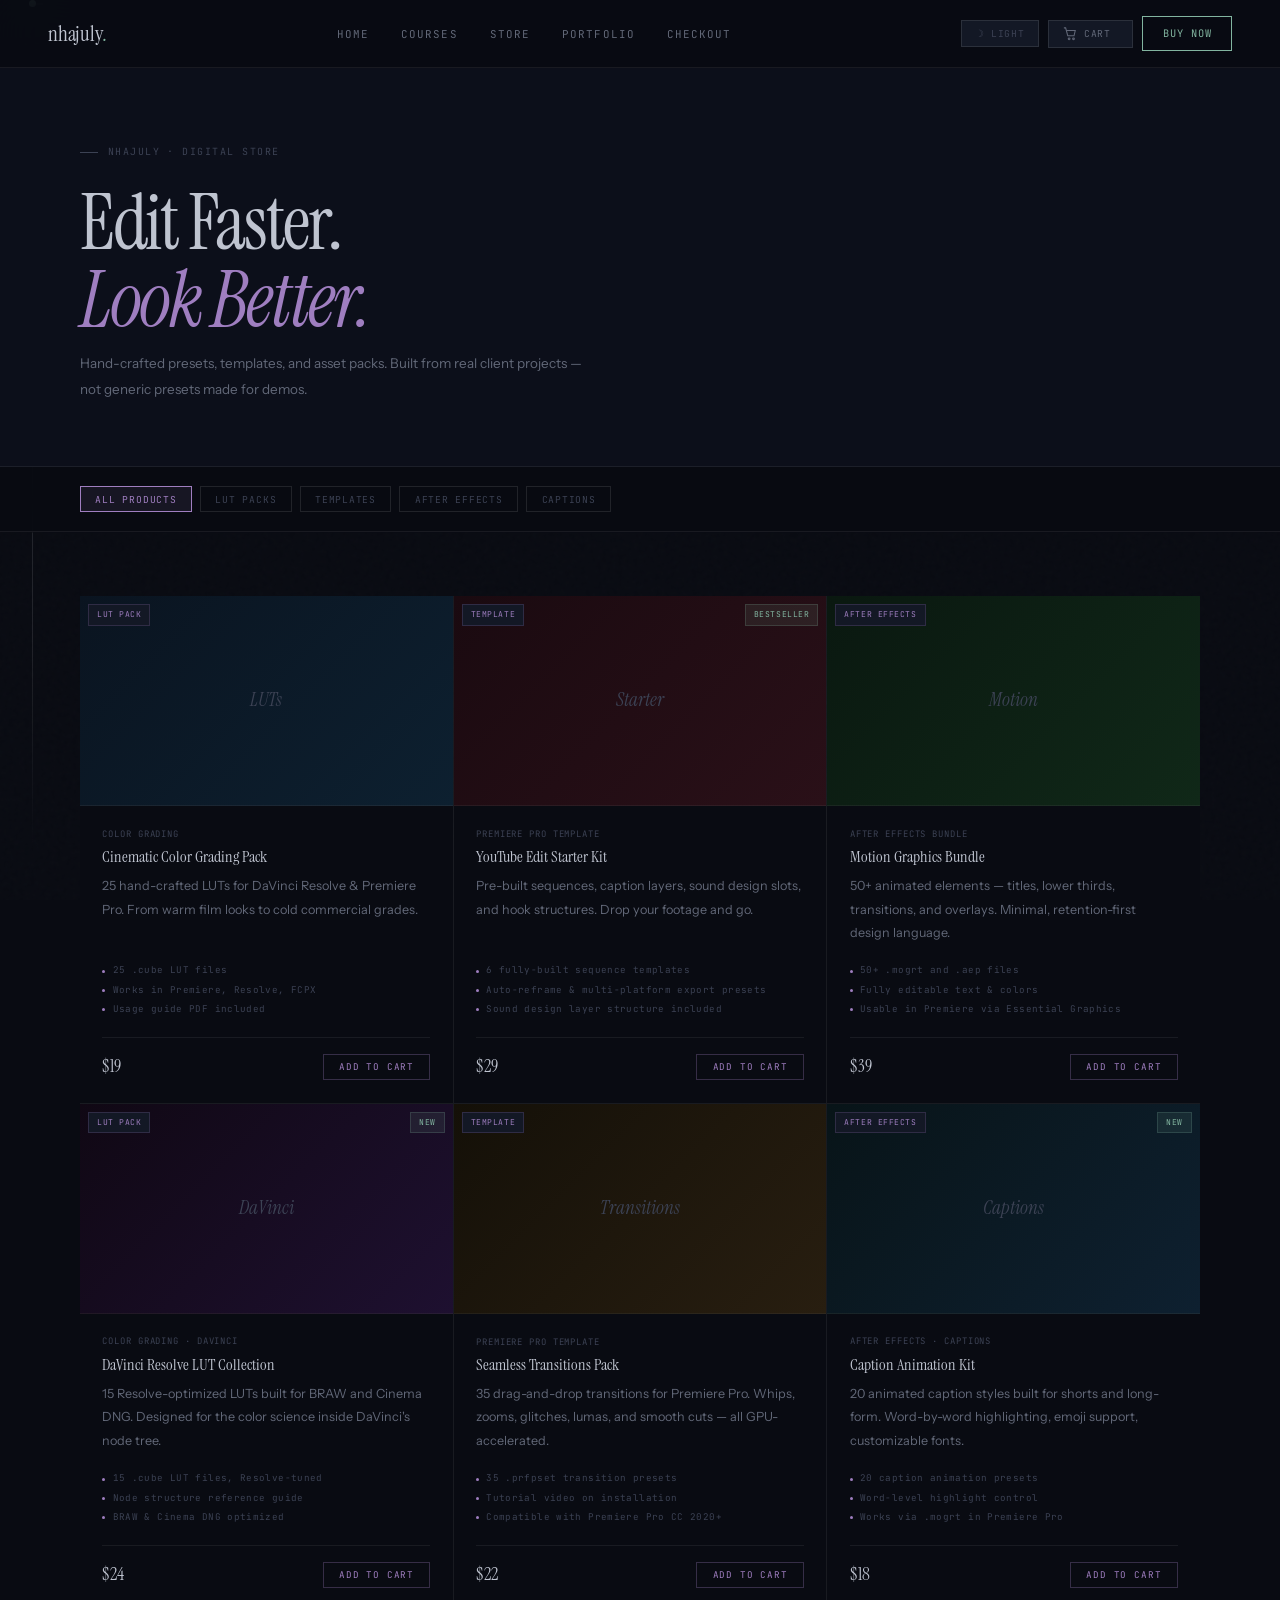
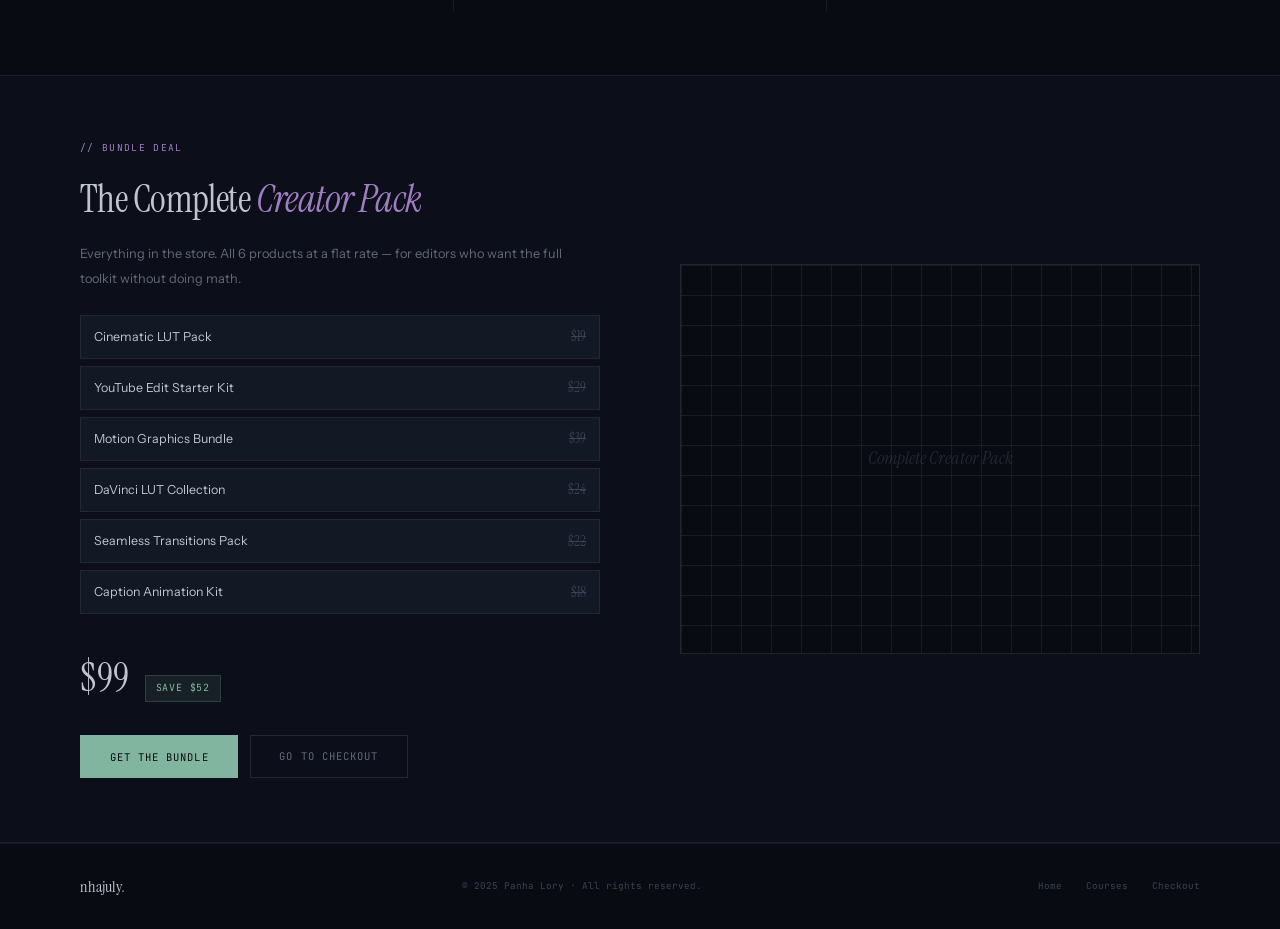
<file: store.html>
<!DOCTYPE html>
<html lang="en" data-theme="dark">
<head>
<meta charset="UTF-8"/>
<meta name="viewport" content="width=device-width, initial-scale=1.0"/>
<meta name="description" content="nhajuly Digital Store — LUT packs, Premiere templates, After Effects bundles by Panha Lory."/>
<title>nhajuly — Digital Store</title>
<link rel="preconnect" href="https://fonts.googleapis.com"/>
<link rel="preconnect" href="https://fonts.gstatic.com" crossorigin/>
<link href="https://fonts.googleapis.com/css2?family=Instrument+Serif:ital@0;1&family=Instrument+Sans:wght@300;400;500&family=JetBrains+Mono:wght@300;400&display=swap" rel="stylesheet"/>
<link rel="stylesheet" href="shared.css"/>
<style>
/* PAGE HERO */
.p-hero{min-height:40vh;display:flex;flex-direction:column;justify-content:flex-end;padding:9rem 5rem 4rem;position:relative;z-index:2;border-bottom:1px solid var(--border);background:var(--bg2)}
.p-hero-tag{font-family:'JetBrains Mono',monospace;font-size:.62rem;letter-spacing:.15em;text-transform:uppercase;color:var(--text3);margin-bottom:1.5rem;display:flex;align-items:center;gap:.6rem}
.p-hero-tag::before{content:'';width:18px;height:1px;background:var(--text3)}
.p-hero-title{font-family:'Instrument Serif',serif;font-size:clamp(3rem,6vw,5rem);font-weight:400;line-height:1;letter-spacing:-.03em;color:var(--text);margin-bottom:.8rem}
.p-hero-title em{font-style:italic;color:var(--purple)}
.p-hero-sub{font-size:.84rem;color:var(--text2);max-width:520px;line-height:1.88;font-weight:300}

/* FILTER BAR */
.filter-bar{padding:1.2rem 5rem;border-bottom:1px solid var(--border);display:flex;align-items:center;gap:.5rem;flex-wrap:wrap;position:sticky;top:64px;background:var(--nav-bg);backdrop-filter:blur(20px);z-index:100}
.filter-btn{font-family:'JetBrains Mono',monospace;font-size:.6rem;letter-spacing:.08em;text-transform:uppercase;padding:.35rem .9rem;background:transparent;color:var(--text3);border:1px solid var(--border2);transition:all .2s}
.filter-btn:hover{color:var(--text2);border-color:var(--border)}
.filter-btn.active{color:var(--purple);border-color:var(--purple);background:var(--purple-d)}

/* STORE GRID */
.store-section{padding:4rem 5rem;position:relative;z-index:2}
.s-full-grid{display:grid;grid-template-columns:repeat(3,1fr);gap:1px;background:var(--border)}

/* PRODUCT CARD */
.p-card{background:var(--bg);position:relative;overflow:hidden;transition:background .22s;display:flex;flex-direction:column}
.p-card:hover{background:var(--surface)}
.p-card.hidden{display:none}
.p-thumb{width:100%;aspect-ratio:16/9;background:var(--surface2);position:relative;overflow:hidden;display:flex;align-items:center;justify-content:center;border-bottom:1px solid var(--border)}
.pt1{background:linear-gradient(135deg,#0a1420,#0d2030)}
.pt2{background:linear-gradient(135deg,#1a0a10,#2a1018)}
.pt3{background:linear-gradient(135deg,#0a1810,#102818)}
.pt4{background:linear-gradient(135deg,#100814,#1e1030)}
.pt5{background:linear-gradient(135deg,#141008,#281e10)}
.pt6{background:linear-gradient(135deg,#081418,#0e2030)}
/*
  ── PRODUCT THUMBNAIL IMAGES ──
  For each product card, add an <img> inside the .p-thumb div:
    <img src="images/PRODUCT-NAME.jpg"
         alt="Product Name"
         onload="this.classList.add('loaded')"
         style="position:absolute;inset:0;width:100%;height:100%;object-fit:cover;opacity:0;transition:opacity .3s"/>
  
  Recommended specs: 480×270px (16:9), JPG or WebP, max 300KB each
  File name suggestions:
    images/lut-pack.jpg          → Cinematic LUT Pack
    images/starter-kit.jpg       → YouTube Edit Starter Kit
    images/motion-bundle.jpg     → Motion Graphics Bundle
    images/davinci-luts.jpg      → DaVinci LUT Collection
    images/transitions.jpg       → Transitions Pack
    images/captions-kit.jpg      → Caption Animation Kit
*/
.p-thumb-ph{width:100%;height:100%;display:flex;align-items:center;justify-content:center;font-family:'Instrument Serif',serif;font-size:1.2rem;font-style:italic;color:var(--text3);transition:opacity .2s}
.p-card:hover .p-thumb-ph{opacity:.4}
.p-thumb-overlay{position:absolute;inset:0;background:rgba(0,0,0,0);transition:background .22s}
.p-card:hover .p-thumb-overlay{background:rgba(0,0,0,.1)}
.p-thumb-badge{position:absolute;top:.5rem;left:.5rem;font-family:'JetBrains Mono',monospace;font-size:.5rem;letter-spacing:.07em;text-transform:uppercase;padding:.18rem .5rem;background:var(--surface);color:var(--purple);border:1px solid rgba(159,126,192,.2)}
.p-new-badge{position:absolute;top:.5rem;right:.5rem;font-family:'JetBrains Mono',monospace;font-size:.5rem;letter-spacing:.07em;text-transform:uppercase;padding:.18rem .5rem;background:var(--accent-d);color:var(--accent);border:1px solid rgba(130,181,160,.2)}
.p-body{padding:1.3rem 1.4rem;flex:1;display:flex;flex-direction:column}
.p-type{font-family:'JetBrains Mono',monospace;font-size:.56rem;letter-spacing:.1em;text-transform:uppercase;color:var(--text3);margin-bottom:.32rem}
.p-name{font-family:'Instrument Serif',serif;font-size:1.02rem;color:var(--text);margin-bottom:.42rem;line-height:1.25}
.p-desc{font-size:.79rem;color:var(--text2);line-height:1.85;margin-bottom:1.2rem;font-weight:300;flex:1}
.p-includes{display:flex;flex-direction:column;gap:.22rem;margin-bottom:1.2rem}
.p-inc-item{display:flex;align-items:center;gap:.45rem;font-family:'JetBrains Mono',monospace;font-size:.58rem;color:var(--text3);letter-spacing:.04em}
.p-inc-dot{width:3px;height:3px;border-radius:50%;background:var(--purple);flex-shrink:0}
.p-foot{display:flex;align-items:center;justify-content:space-between;border-top:1px solid var(--border);padding-top:.9rem}
.p-price{font-family:'Instrument Serif',serif;font-size:1.1rem;color:var(--text)}
.atc-btn{font-family:'JetBrains Mono',monospace;font-size:.58rem;letter-spacing:.09em;text-transform:uppercase;padding:.38rem .95rem;background:transparent;color:var(--purple);border:1px solid rgba(159,126,192,.3);transition:all .2s}
.atc-btn:hover{background:var(--purple);color:#fff}
.atc-btn.added{background:var(--accent-d);color:var(--accent);border-color:var(--accent)}
.p-bar{position:absolute;bottom:0;left:0;right:0;height:1.5px;transform:scaleX(0);transform-origin:left;transition:transform .3s ease;background:var(--purple)}
.p-card:hover .p-bar{transform:scaleX(1)}

/* BUNDLE HIGHLIGHT */
.bundle-band{background:var(--bg2);border-top:1px solid var(--border);border-bottom:1px solid var(--border);padding:4rem 5rem}
.bundle-inner{display:grid;grid-template-columns:1fr 1fr;gap:5rem;align-items:center}
.bundle-tag{font-family:'JetBrains Mono',monospace;font-size:.6rem;letter-spacing:.14em;text-transform:uppercase;color:var(--purple);margin-bottom:.7rem}
.bundle-title{font-family:'Instrument Serif',serif;font-size:clamp(1.8rem,3vw,2.4rem);font-weight:400;letter-spacing:-.015em;margin-bottom:.6rem}
.bundle-title em{font-style:italic;color:var(--purple)}
.bundle-desc{font-size:.8rem;color:var(--text2);line-height:1.9;font-weight:300;margin-bottom:1.5rem}
.bundle-items{display:flex;flex-direction:column;gap:.42rem;margin-bottom:1.8rem}
.bundle-item{display:flex;align-items:center;justify-content:space-between;padding:.6rem .8rem;background:var(--surface);border:1px solid var(--border)}
.bi-name{font-size:.78rem;color:var(--text)}
.bi-price{font-family:'Instrument Serif',serif;font-size:.85rem;color:var(--text3);text-decoration:line-through}
.bundle-pricing{display:flex;align-items:baseline;gap:1rem;margin-bottom:1.5rem}
.bundle-price{font-family:'Instrument Serif',serif;font-size:2.5rem;font-weight:400;color:var(--text)}
.bundle-savings{font-family:'JetBrains Mono',monospace;font-size:.62rem;letter-spacing:.08em;text-transform:uppercase;color:var(--accent);padding:.25rem .6rem;background:var(--accent-d);border:1px solid rgba(130,181,160,.2)}
.bundle-cta{display:flex;gap:.7rem}
.bundle-visual{aspect-ratio:4/3;background:var(--bg);border:1px solid var(--border2);position:relative;overflow:hidden;display:flex;align-items:center;justify-content:center}
.bv-grid{position:absolute;inset:0;background-image:linear-gradient(var(--border) 1px,transparent 1px),linear-gradient(90deg,var(--border) 1px,transparent 1px);background-size:30px 30px}
.bv-label{position:relative;z-index:2;font-family:'Instrument Serif',serif;font-size:1.1rem;font-style:italic;color:var(--text3);opacity:.5}
</style>
</head>
<body>

<div class="tl-rail"></div><div class="tl-scrub"></div>

<nav>
  <a href="index.html" class="logo" data-cursor="link">nhajuly<span>.</span></a>
  <ul class="nav-links">
    <li><a href="index.html" data-cursor="link">Home</a></li>
    <li><a href="courses.html" data-cursor="link">Courses</a></li>
    <li><a href="store.html" data-cursor="link">Store</a></li>
    <li><a href="portfolio.html" data-cursor="link">Portfolio</a></li>
    <li><a href="checkout.html" data-cursor="link">Checkout</a></li>
  </ul>
  <div class="nav-right">
    <button class="theme-btn" id="themeBtn" data-cursor="link"><span id="themeIcon">☽</span><span id="themeLabel" class="theme-label">Light</span></button>
    <button class="cart-btn" onclick="openCart()" data-cursor="link">
      <svg class="cart-icon" viewBox="0 0 16 16" fill="none" stroke="currentColor" stroke-width="1.2"><path d="M1 1h2l2.4 9h7.2l1.4-6H4"/><circle cx="7" cy="13.5" r="1"/><circle cx="12" cy="13.5" r="1"/></svg>
      Cart<span class="cart-count" id="cartCount">0</span>
    </button>
    <a href="checkout.html" class="nav-cta" data-cursor="link">Buy Now</a>
    <button class="nav-hamburger" id="navHamburger" aria-label="Open menu"><span></span><span></span><span></span></button>
  </div>
</nav>

<!-- MOBILE OVERLAY -->
<div class="mobile-overlay" id="mobileOverlay"></div>
<!-- MOBILE MENU -->
<div class="mobile-menu" id="mobileMenu">
  <div class="mobile-menu-head">
    <div class="mobile-menu-logo">nhajuly<span>.</span></div>
    <button class="mobile-close" id="mobileClose">✕ Close</button>
  </div>
  <div class="mobile-menu-links">
    <a href="index.html">Home</a>
    <a href="courses.html">Courses</a>
    <a href="store.html">Store</a>
    <a href="portfolio.html">Portfolio</a>
    <a href="checkout.html">Checkout</a>
  </div>
  <div class="mobile-menu-foot">
    <button class="theme-btn" onclick="document.getElementById('themeBtn').click()" style="width:100%;justify-content:center"><span id="mobileThemeIcon">☽</span> Toggle Theme</button>
  </div>
</div>

<div class="cart-overlay" id="cartOverlay" onclick="closeCart()"></div>
<div class="cart-drawer" id="cartDrawer">
  <div class="cart-head"><div class="cart-head-title">Your Cart</div><button class="cart-close" onclick="closeCart()" data-cursor="link">✕ Close</button></div>
  <div class="cart-items" id="cartItems"><div class="cart-empty" id="cartEmpty"><svg width="32" height="32" viewBox="0 0 32 32" fill="none" stroke="currentColor" stroke-width="1"><path d="M4 4h5l4.8 18h14.4l2.8-12H9"/><circle cx="14" cy="27" r="2"/><circle cx="24" cy="27" r="2"/></svg><p>Cart is empty</p></div></div>
  <div class="cart-foot"><div class="cart-total-row"><div class="cart-total-label">Total</div><div class="cart-total-price" id="cartTotal">$0</div></div><button class="cart-checkout-btn" onclick="window.location.href='checkout.html'" data-cursor="link">Checkout →</button><button class="cart-continue" onclick="closeCart()" data-cursor="link">Continue Shopping</button></div>
</div>

<!-- PAGE HERO -->
<div class="p-hero">
  <div class="p-hero-tag">nhajuly · Digital Store</div>
  <h1 class="p-hero-title">Edit Faster.<br><em>Look Better.</em></h1>
  <p class="p-hero-sub">Hand-crafted presets, templates, and asset packs. Built from real client projects — not generic presets made for demos.</p>
</div>

<!-- FILTER BAR -->
<div class="filter-bar">
  <button class="filter-btn active" onclick="filterStore('all',this)" data-cursor="link">All Products</button>
  <button class="filter-btn" onclick="filterStore('lut',this)" data-cursor="link">LUT Packs</button>
  <button class="filter-btn" onclick="filterStore('template',this)" data-cursor="link">Templates</button>
  <button class="filter-btn" onclick="filterStore('ae',this)" data-cursor="link">After Effects</button>
  <button class="filter-btn" onclick="filterStore('caption',this)" data-cursor="link">Captions</button>
</div>

<!-- PRODUCT GRID -->
<div class="store-section">
  <div class="s-full-grid">

    <!-- Product 1 -->
    <div class="p-card" data-cat="lut" data-cursor="buy">
      <div class="p-thumb pt1">
        <!--
          ── PRODUCT IMAGE: Cinematic LUT Pack ──
          Add your preview image here:
          <img src="images/lut-pack.jpg" alt="Cinematic Color Grading Pack" onload="this.classList.add('loaded')"
               style="position:absolute;inset:0;width:100%;height:100%;object-fit:cover;opacity:0;transition:opacity .3s"/>
          Specs: 480×270px (16:9), JPG/WebP, max 300KB
        -->
        <div class="p-thumb-ph">LUTs</div>
        <div class="p-thumb-overlay"></div>
        <div class="p-thumb-badge">LUT Pack</div>
      </div>
      <div class="p-body">
        <div class="p-type">Color Grading</div>
        <div class="p-name">Cinematic Color Grading Pack</div>
        <div class="p-desc">25 hand-crafted LUTs for DaVinci Resolve & Premiere Pro. From warm film looks to cold commercial grades.</div>
        <div class="p-includes">
          <div class="p-inc-item"><div class="p-inc-dot"></div><span>25 .cube LUT files</span></div>
          <div class="p-inc-item"><div class="p-inc-dot"></div><span>Works in Premiere, Resolve, FCPX</span></div>
          <div class="p-inc-item"><div class="p-inc-dot"></div><span>Usage guide PDF included</span></div>
        </div>
        <div class="p-foot"><div class="p-price">$19</div><button class="atc-btn" data-cursor="buy" onclick="addToCart('Cinematic LUT Pack','LUT Pack',19,this)" data-product-name="Cinematic LUT Pack">Add to Cart</button></div>
      </div>
      <div class="p-bar"></div>
    </div>

    <!-- Product 2 -->
    <div class="p-card" data-cat="template" data-cursor="buy">
      <div class="p-thumb pt2">
        <!--
          ── PRODUCT IMAGE: YouTube Edit Starter Kit ──
          <img src="images/starter-kit.jpg" alt="YouTube Edit Starter Kit" onload="this.classList.add('loaded')"
               style="position:absolute;inset:0;width:100%;height:100%;object-fit:cover;opacity:0;transition:opacity .3s"/>
        -->
        <div class="p-thumb-ph">Starter</div>
        <div class="p-thumb-overlay"></div>
        <div class="p-thumb-badge">Template</div>
        <div class="p-new-badge">Bestseller</div>
      </div>
      <div class="p-body">
        <div class="p-type">Premiere Pro Template</div>
        <div class="p-name">YouTube Edit Starter Kit</div>
        <div class="p-desc">Pre-built sequences, caption layers, sound design slots, and hook structures. Drop your footage and go.</div>
        <div class="p-includes">
          <div class="p-inc-item"><div class="p-inc-dot"></div><span>6 fully-built sequence templates</span></div>
          <div class="p-inc-item"><div class="p-inc-dot"></div><span>Auto-reframe & multi-platform export presets</span></div>
          <div class="p-inc-item"><div class="p-inc-dot"></div><span>Sound design layer structure included</span></div>
        </div>
        <div class="p-foot"><div class="p-price">$29</div><button class="atc-btn" data-cursor="buy" onclick="addToCart('YouTube Edit Starter Kit','Template',29,this)" data-product-name="YouTube Edit Starter Kit">Add to Cart</button></div>
      </div>
      <div class="p-bar"></div>
    </div>

    <!-- Product 3 -->
    <div class="p-card" data-cat="ae" data-cursor="buy">
      <div class="p-thumb pt3">
        <!--
          ── PRODUCT IMAGE: Motion Graphics Bundle ──
          <img src="images/motion-bundle.jpg" alt="Motion Graphics Bundle" onload="this.classList.add('loaded')"
               style="position:absolute;inset:0;width:100%;height:100%;object-fit:cover;opacity:0;transition:opacity .3s"/>
        -->
        <div class="p-thumb-ph">Motion</div>
        <div class="p-thumb-overlay"></div>
        <div class="p-thumb-badge">After Effects</div>
      </div>
      <div class="p-body">
        <div class="p-type">After Effects Bundle</div>
        <div class="p-name">Motion Graphics Bundle</div>
        <div class="p-desc">50+ animated elements — titles, lower thirds, transitions, and overlays. Minimal, retention-first design language.</div>
        <div class="p-includes">
          <div class="p-inc-item"><div class="p-inc-dot"></div><span>50+ .mogrt and .aep files</span></div>
          <div class="p-inc-item"><div class="p-inc-dot"></div><span>Fully editable text & colors</span></div>
          <div class="p-inc-item"><div class="p-inc-dot"></div><span>Usable in Premiere via Essential Graphics</span></div>
        </div>
        <div class="p-foot"><div class="p-price">$39</div><button class="atc-btn" data-cursor="buy" onclick="addToCart('Motion Graphics Bundle','AE Bundle',39,this)" data-product-name="Motion Graphics Bundle">Add to Cart</button></div>
      </div>
      <div class="p-bar"></div>
    </div>

    <!-- Product 4 -->
    <div class="p-card" data-cat="lut" data-cursor="buy">
      <div class="p-thumb pt4">
        <!--
          ── PRODUCT IMAGE: DaVinci LUT Collection ──
          <img src="images/davinci-luts.jpg" alt="DaVinci LUT Collection" onload="this.classList.add('loaded')"
               style="position:absolute;inset:0;width:100%;height:100%;object-fit:cover;opacity:0;transition:opacity .3s"/>
        -->
        <div class="p-thumb-ph">DaVinci</div>
        <div class="p-thumb-overlay"></div>
        <div class="p-thumb-badge">LUT Pack</div>
        <div class="p-new-badge">New</div>
      </div>
      <div class="p-body">
        <div class="p-type">Color Grading · DaVinci</div>
        <div class="p-name">DaVinci Resolve LUT Collection</div>
        <div class="p-desc">15 Resolve-optimized LUTs built for BRAW and Cinema DNG. Designed for the color science inside DaVinci's node tree.</div>
        <div class="p-includes">
          <div class="p-inc-item"><div class="p-inc-dot"></div><span>15 .cube LUT files, Resolve-tuned</span></div>
          <div class="p-inc-item"><div class="p-inc-dot"></div><span>Node structure reference guide</span></div>
          <div class="p-inc-item"><div class="p-inc-dot"></div><span>BRAW & Cinema DNG optimized</span></div>
        </div>
        <div class="p-foot"><div class="p-price">$24</div><button class="atc-btn" data-cursor="buy" onclick="addToCart('DaVinci LUT Collection','LUT Pack',24,this)" data-product-name="DaVinci LUT Collection">Add to Cart</button></div>
      </div>
      <div class="p-bar"></div>
    </div>

    <!-- Product 5 -->
    <div class="p-card" data-cat="template" data-cursor="buy">
      <div class="p-thumb pt5">
        <!--
          ── PRODUCT IMAGE: Transitions Pack ──
          <img src="images/transitions.jpg" alt="Premiere Transitions Pack" onload="this.classList.add('loaded')"
               style="position:absolute;inset:0;width:100%;height:100%;object-fit:cover;opacity:0;transition:opacity .3s"/>
        -->
        <div class="p-thumb-ph">Transitions</div>
        <div class="p-thumb-overlay"></div>
        <div class="p-thumb-badge">Template</div>
      </div>
      <div class="p-body">
        <div class="p-type">Premiere Pro Template</div>
        <div class="p-name">Seamless Transitions Pack</div>
        <div class="p-desc">35 drag-and-drop transitions for Premiere Pro. Whips, zooms, glitches, lumas, and smooth cuts — all GPU-accelerated.</div>
        <div class="p-includes">
          <div class="p-inc-item"><div class="p-inc-dot"></div><span>35 .prfpset transition presets</span></div>
          <div class="p-inc-item"><div class="p-inc-dot"></div><span>Tutorial video on installation</span></div>
          <div class="p-inc-item"><div class="p-inc-dot"></div><span>Compatible with Premiere Pro CC 2020+</span></div>
        </div>
        <div class="p-foot"><div class="p-price">$22</div><button class="atc-btn" data-cursor="buy" onclick="addToCart('Seamless Transitions Pack','Template',22,this)" data-product-name="Seamless Transitions Pack">Add to Cart</button></div>
      </div>
      <div class="p-bar"></div>
    </div>

    <!-- Product 6 -->
    <div class="p-card" data-cat="caption" data-cursor="buy">
      <div class="p-thumb pt6">
        <!--
          ── PRODUCT IMAGE: Caption Animation Kit ──
          <img src="images/captions-kit.jpg" alt="Caption Animation Kit" onload="this.classList.add('loaded')"
               style="position:absolute;inset:0;width:100%;height:100%;object-fit:cover;opacity:0;transition:opacity .3s"/>
        -->
        <div class="p-thumb-ph">Captions</div>
        <div class="p-thumb-overlay"></div>
        <div class="p-thumb-badge">After Effects</div>
        <div class="p-new-badge">New</div>
      </div>
      <div class="p-body">
        <div class="p-type">After Effects · Captions</div>
        <div class="p-name">Caption Animation Kit</div>
        <div class="p-desc">20 animated caption styles built for shorts and long-form. Word-by-word highlighting, emoji support, customizable fonts.</div>
        <div class="p-includes">
          <div class="p-inc-item"><div class="p-inc-dot"></div><span>20 caption animation presets</span></div>
          <div class="p-inc-item"><div class="p-inc-dot"></div><span>Word-level highlight control</span></div>
          <div class="p-inc-item"><div class="p-inc-dot"></div><span>Works via .mogrt in Premiere Pro</span></div>
        </div>
        <div class="p-foot"><div class="p-price">$18</div><button class="atc-btn" data-cursor="buy" onclick="addToCart('Caption Animation Kit','AE Captions',18,this)" data-product-name="Caption Animation Kit">Add to Cart</button></div>
      </div>
      <div class="p-bar"></div>
    </div>

  </div>
</div>

<!-- BUNDLE HIGHLIGHT -->
<div class="bundle-band">
  <div class="bundle-inner">
    <div>
      <div class="bundle-tag">// Bundle Deal</div>
      <h2 class="bundle-title">The Complete <em>Creator Pack</em></h2>
      <p class="bundle-desc">Everything in the store. All 6 products at a flat rate — for editors who want the full toolkit without doing math.</p>
      <div class="bundle-items">
        <div class="bundle-item"><span class="bi-name">Cinematic LUT Pack</span><span class="bi-price">$19</span></div>
        <div class="bundle-item"><span class="bi-name">YouTube Edit Starter Kit</span><span class="bi-price">$29</span></div>
        <div class="bundle-item"><span class="bi-name">Motion Graphics Bundle</span><span class="bi-price">$39</span></div>
        <div class="bundle-item"><span class="bi-name">DaVinci LUT Collection</span><span class="bi-price">$24</span></div>
        <div class="bundle-item"><span class="bi-name">Seamless Transitions Pack</span><span class="bi-price">$22</span></div>
        <div class="bundle-item"><span class="bi-name">Caption Animation Kit</span><span class="bi-price">$18</span></div>
      </div>
      <div class="bundle-pricing">
        <div class="bundle-price">$99</div>
        <div class="bundle-savings">Save $52</div>
      </div>
      <div class="bundle-cta">
        <button class="btn-primary" data-cursor="buy" onclick="addBundle()">Get the Bundle</button>
        <a href="checkout.html" class="btn-ghost" data-cursor="link">Go to Checkout</a>
      </div>
    </div>
    <div class="bundle-visual" data-cursor="grab">
      <div class="bv-grid"></div>
      <!--
        ── BUNDLE VISUAL ──
        Replace this placeholder with a bundle preview image or composite:
        <img src="images/bundle-preview.jpg" alt="Complete Creator Pack" style="position:absolute;inset:0;width:100%;height:100%;object-fit:cover;opacity:0.7"/>
        Recommended: 800×600px, JPG/WebP, max 500KB
      -->
      <div class="bv-label">Complete Creator Pack</div>
    </div>
  </div>
</div>

<footer>
  <div class="fl">nhajuly<span>.</span></div>
  <div class="fc">© 2025 Panha Lory · All rights reserved.</div>
  <div class="flinks">
    <a href="index.html" data-cursor="link">Home</a>
    <a href="courses.html" data-cursor="link">Courses</a>
    <a href="checkout.html" data-cursor="link">Checkout</a>
  </div>
</footer>

<script src="shared.js"></script>
<script>
/* Filter */
function filterStore(cat, btn) {
  document.querySelectorAll('.filter-btn').forEach(function(b){ b.classList.remove('active'); });
  btn.classList.add('active');
  document.querySelectorAll('.p-card').forEach(function(c){
    if (cat === 'all' || c.dataset.cat === cat) c.classList.remove('hidden');
    else c.classList.add('hidden');
  });
}

/* Bundle — adds all 6 products */
function addBundle() {
  var items = [
    { name:'Cinematic LUT Pack',        type:'LUT Pack',    price:19 },
    { name:'YouTube Edit Starter Kit',  type:'Template',    price:29 },
    { name:'Motion Graphics Bundle',    type:'AE Bundle',   price:39 },
    { name:'DaVinci LUT Collection',    type:'LUT Pack',    price:24 },
    { name:'Seamless Transitions Pack', type:'Template',    price:22 },
    { name:'Caption Animation Kit',     type:'AE Captions', price:18 }
  ];
  items.forEach(function(item) {
    if (!window._cart.find(function(i){ return i.name === item.name; })) {
      window._cart.push({ name:item.name, type:item.type, price:item.price, id:Date.now() + Math.random() });
    }
  });
  var s = window.localStorage;
  s.setItem('nhajuly-cart', JSON.stringify(window._cart));
  window.renderCart();
  window.syncAllButtons();
  window.openCart();
}
</script>
</body>
</html>
</file>
<file: shared.css>
/* ═══════════════════════════════════════════
   shared.css — nhajuly
   design tokens, cursor, nav, cart drawer, footer
   ═══════════════════════════════════════════ */
*,*::before,*::after{margin:0;padding:0;box-sizing:border-box}
html{scroll-behavior:smooth}
*{cursor:none!important}

/* ══════════════════════════════════════════
   CURSOR — Phinger cursor theme
   #cur-phinger        : outer wrapper, tracks mouse directly
   #cur-arrow          : default arrow SVG (Phinger style)
   #cur-hand           : pointer/hand SVG (hover state)
   .cur-hover          : swaps arrow → hand, smooth crossfade
   .cur-click          : slight scale-down press feel
   Theme-aware: dark arrow on light bg, light arrow on dark bg
   ══════════════════════════════════════════ */

#cur-phinger{
  position:fixed;pointer-events:none;z-index:99999;
  top:0;left:0;
  width:26px;height:26px;
  opacity:0;will-change:transform;
  transition:opacity .18s;
}

/* Both SVGs sit stacked, crossfade between them */
#cur-arrow,
#cur-hand{
  position:absolute;top:0;left:0;
  width:26px;height:26px;
  display:block;
  transition:opacity .18s ease,
             transform .14s cubic-bezier(.34,1.56,.64,1);
  transform-origin:3px 3px; /* hotspot = arrow tip / finger tip */
}

/* Default: arrow visible, hand hidden */
#cur-arrow{ opacity:1; }
#cur-hand { opacity:0; }

/* Hover: swap to hand */
#cur-phinger.cur-hover #cur-arrow{ opacity:0; }
#cur-phinger.cur-hover #cur-hand { opacity:1; }

/* Click: compress toward hotspot */
#cur-phinger.cur-click #cur-arrow,
#cur-phinger.cur-click #cur-hand{
  transform:scale(0.84);
}

/* ── Theme-aware SVG fill colors via CSS custom properties ── */
.cur-body { fill: var(--accent); }
.cur-outline { fill: var(--cur-stroke); }

[data-theme="dark"]{
  --cur-stroke: #0d111c;   /* dark outline for contrast on dark bg */
}
[data-theme="light"]{
  --cur-stroke: #f0ece4;   /* light outline for contrast on light bg */
}

/* THEMES */
[data-theme="dark"]{
  --bg:#090b12;--bg2:#0c0f1a;--surface:#131825;--surface2:#192030;
  --border:rgba(255,255,255,0.065);--border2:rgba(255,255,255,0.10);
  --accent:#82b5a0;--accent-d:rgba(130,181,160,0.10);
  --purple:#9f7ec0;--purple-d:rgba(159,126,192,0.10);
  --orange:#b88a60;--blue:#6ea0be;
  --text:#bfc4d0;--text2:#626878;--text3:#3c4254;
  --nav-bg:rgba(9,11,18,0.88);
}
[data-theme="light"]{
  --bg:#f4f1eb;--bg2:#ece8e0;--surface:#faf8f4;--surface2:#e8e3da;
  --border:rgba(0,0,0,0.07);--border2:rgba(0,0,0,0.12);
  --accent:#3a7060;--accent-d:rgba(58,112,96,0.09);
  --purple:#6b4d8e;--purple-d:rgba(107,77,142,0.09);
  --orange:#966040;--blue:#3a6890;
  --text:#1c1c20;--text2:#565c6a;--text3:#909aaa;
  --nav-bg:rgba(244,241,235,0.92);
}
body{
  background:var(--bg);color:var(--text);
  font-family:'Instrument Sans',sans-serif;
  font-size:14px;line-height:1.7;overflow-x:hidden;
  transition:background 0.32s,color 0.32s;
}
[data-theme="dark"] body::before{
  content:'';position:fixed;inset:0;
  background-image:url("data:image/svg+xml,%3Csvg viewBox='0 0 200 200' xmlns='http://www.w3.org/2000/svg'%3E%3Cfilter id='n'%3E%3CfeTurbulence type='fractalNoise' baseFrequency='0.85' numOctaves='4' stitchTiles='stitch'/%3E%3C/filter%3E%3Crect width='100%25' height='100%25' filter='url(%23n)' opacity='0.03'/%3E%3C/svg%3E");
  pointer-events:none;z-index:0;opacity:0.55;
}
button{border:none;outline:none;background:none}
a{text-decoration:none;color:inherit}

/* NAV */
nav{
  position:fixed;top:0;left:0;right:0;z-index:1000;
  display:flex;align-items:center;justify-content:space-between;
  padding:1rem 3rem;
  background:var(--nav-bg);backdrop-filter:blur(20px);
  border-bottom:1px solid var(--border);transition:background 0.32s;
}
.logo{
  font-family:'Instrument Serif',serif;font-size:1.3rem;
  font-weight:400;letter-spacing:-.01em;color:var(--text);
  flex-shrink:0;
}
.logo span{color:var(--accent);font-style:italic}
.nav-links{display:flex;gap:2rem;list-style:none}
.nav-links a{
  color:var(--text2);font-family:'JetBrains Mono',monospace;
  font-size:.68rem;letter-spacing:.1em;text-transform:uppercase;
  transition:color .2s;position:relative;white-space:nowrap;
}
.nav-links a::after{
  content:'';position:absolute;bottom:-3px;left:0;
  width:0;height:1px;background:var(--accent);transition:width .26s;
}
.nav-links a:hover{color:var(--accent)}
.nav-links a:hover::after{width:100%}
.nav-right{display:flex;align-items:center;gap:.6rem;flex-shrink:0}
.theme-btn{
  display:flex;align-items:center;gap:.4rem;
  font-family:'JetBrains Mono',monospace;font-size:.6rem;
  letter-spacing:.08em;text-transform:uppercase;
  padding:.38rem .8rem;background:var(--surface);
  color:var(--text3);border:1px solid var(--border2);
  transition:color .2s,border-color .2s;white-space:nowrap;
}
.theme-btn:hover{color:var(--accent);border-color:var(--accent)}
.cart-btn{
  position:relative;display:flex;align-items:center;gap:.4rem;
  font-family:'JetBrains Mono',monospace;font-size:.6rem;
  letter-spacing:.08em;text-transform:uppercase;
  padding:.38rem .9rem;background:var(--surface);
  color:var(--text2);border:1px solid var(--border2);transition:all .2s;
  white-space:nowrap;
}
.cart-btn:hover{color:var(--accent);border-color:var(--accent)}
.cart-icon{width:14px;height:14px;flex-shrink:0}
.cart-count{
  position:absolute;top:-6px;right:-6px;width:16px;height:16px;
  border-radius:50%;background:var(--accent);color:var(--bg);
  font-size:9px;display:flex;align-items:center;justify-content:center;
  font-weight:600;opacity:0;transition:opacity .2s;
}
.cart-count.has-items{opacity:1}
.nav-cta{
  font-family:'JetBrains Mono',monospace;font-size:.65rem;
  letter-spacing:.1em;text-transform:uppercase;
  padding:.48rem 1.2rem;background:transparent;
  color:var(--accent);border:1px solid var(--accent);
  transition:background .2s,color .2s;white-space:nowrap;
}
.nav-cta:hover{background:var(--accent);color:var(--bg)}

/* TIMELINE RAIL */
.tl-rail{
  position:fixed;left:2rem;top:0;bottom:0;width:1px;
  background:linear-gradient(to bottom,transparent 5%,var(--border2) 30%,var(--border2) 70%,transparent 95%);
  z-index:2;pointer-events:none;
}
.tl-scrub{
  position:fixed;left:calc(2rem - 3px);width:7px;height:7px;
  border-radius:50%;background:var(--accent);z-index:3;pointer-events:none;
  animation:scrub 5s ease-in-out infinite;
}
.tl-scrub::after{
  content:'';position:absolute;left:7px;top:50%;transform:translateY(-50%);
  width:7px;height:1px;background:var(--accent);opacity:.35;
}
@keyframes scrub{0%,100%{top:15vh}50%{top:85vh}}

/* CART DRAWER */
.cart-overlay{
  position:fixed;inset:0;background:rgba(0,0,0,.5);z-index:1998;
  opacity:0;pointer-events:none;transition:opacity .3s;backdrop-filter:blur(4px);
}
.cart-overlay.open{opacity:1;pointer-events:all}
.cart-drawer{
  position:fixed;top:0;right:0;bottom:0;width:380px;
  background:var(--surface);border-left:1px solid var(--border2);
  z-index:1999;transform:translateX(100%);
  transition:transform .35s cubic-bezier(.4,0,.2,1);
  display:flex;flex-direction:column;
}
.cart-drawer.open{transform:translateX(0)}
.cart-head{
  display:flex;align-items:center;justify-content:space-between;
  padding:1.2rem 1.5rem;border-bottom:1px solid var(--border);
}
.cart-head-title{font-family:'Instrument Serif',serif;font-size:1.1rem;color:var(--text)}
.cart-close{
  font-family:'JetBrains Mono',monospace;font-size:.7rem;color:var(--text3);
  padding:.3rem .6rem;border:1px solid var(--border2);transition:all .2s;
}
.cart-close:hover{color:var(--text);border-color:var(--border)}
.cart-items{
  flex:1;overflow-y:auto;padding:1rem 1.5rem;
  display:flex;flex-direction:column;gap:.75rem;
}
.cart-empty{
  display:flex;flex-direction:column;align-items:center;
  justify-content:center;height:100%;gap:.75rem;color:var(--text3);
}
.cart-empty svg{opacity:.25}
.cart-empty p{
  font-family:'JetBrains Mono',monospace;font-size:.68rem;
  letter-spacing:.08em;text-transform:uppercase;
}
.cart-item{
  display:flex;align-items:center;gap:.75rem;
  padding:.85rem;background:var(--bg2);border:1px solid var(--border);
}
.ci-thumb{
  width:48px;height:30px;background:var(--surface2);
  display:flex;align-items:center;justify-content:center;
  font-size:.65rem;font-family:'Instrument Serif',serif;
  font-style:italic;color:var(--text3);flex-shrink:0;
}
.ci-info{flex:1;min-width:0}
.ci-name{font-size:.82rem;color:var(--text);white-space:nowrap;overflow:hidden;text-overflow:ellipsis}
.ci-type{
  font-family:'JetBrains Mono',monospace;font-size:.58rem;
  color:var(--text3);letter-spacing:.06em;text-transform:uppercase;margin-bottom:.1rem;
}
.ci-price{font-family:'Instrument Serif',serif;font-size:.95rem;color:var(--accent);flex-shrink:0}
.ci-remove{
  font-family:'JetBrains Mono',monospace;font-size:.6rem;
  color:var(--text3);padding:.15rem .4rem;border:1px solid var(--border);
  transition:all .2s;flex-shrink:0;
}
.ci-remove:hover{color:var(--purple);border-color:var(--purple)}
.cart-foot{padding:1.2rem 1.5rem;border-top:1px solid var(--border)}
.cart-total-row{
  display:flex;justify-content:space-between;align-items:baseline;margin-bottom:1rem;
}
.cart-total-label{
  font-family:'JetBrains Mono',monospace;font-size:.62rem;
  letter-spacing:.1em;text-transform:uppercase;color:var(--text3);
}
.cart-total-price{font-family:'Instrument Serif',serif;font-size:1.4rem;color:var(--text)}
.cart-checkout-btn{
  width:100%;padding:.85rem;background:var(--accent);color:var(--bg);
  font-family:'JetBrains Mono',monospace;font-size:.7rem;letter-spacing:.12em;
  text-transform:uppercase;border:none;transition:all .2s;margin-bottom:.5rem;
}
.cart-checkout-btn:hover{background:var(--purple);color:#fff}
.cart-continue{
  width:100%;padding:.55rem;background:transparent;color:var(--text3);
  font-family:'JetBrains Mono',monospace;font-size:.6rem;letter-spacing:.1em;
  text-transform:uppercase;border:1px solid var(--border);transition:all .2s;
}
.cart-continue:hover{border-color:var(--border2);color:var(--text2)}

/* SHARED SECTION */
section{padding:6rem 5rem;position:relative;z-index:2;transition:background .32s}
.eyebrow{
  display:flex;align-items:center;gap:.5rem;
  font-family:'JetBrains Mono',monospace;font-size:.6rem;
  letter-spacing:.14em;text-transform:uppercase;color:var(--text3);margin-bottom:1rem;
}
.eyebrow .n{color:var(--accent)}
.sec-title{
  font-family:'Instrument Serif',serif;font-size:clamp(1.8rem,2.8vw,2.4rem);
  font-weight:400;letter-spacing:-.015em;color:var(--text);margin-bottom:.5rem;
}
.sec-sub{
  font-size:.82rem;color:var(--text2);max-width:480px;
  line-height:1.88;margin-bottom:3rem;font-weight:300;
}

/* BUTTONS */
.btn-primary{
  font-family:'JetBrains Mono',monospace;font-size:.66rem;
  letter-spacing:.1em;text-transform:uppercase;
  padding:.72rem 1.8rem;background:var(--accent);
  color:var(--bg);border:1px solid var(--accent);
  transition:all .2s;display:inline-block;
}
.btn-primary:hover{background:transparent;color:var(--accent)}
.btn-ghost{
  font-family:'JetBrains Mono',monospace;font-size:.66rem;
  letter-spacing:.1em;text-transform:uppercase;
  padding:.72rem 1.8rem;background:transparent;
  color:var(--text2);border:1px solid var(--border2);
  transition:all .2s;display:inline-block;
}
.btn-ghost:hover{border-color:var(--purple);color:var(--purple)}

/* Added / enrolled state for all buttons */
.atc-btn.added{background:var(--accent-d);color:var(--accent);border-color:var(--accent)}
.atc-btn.added:hover{background:var(--accent-d);color:var(--accent)}
.cc-enroll.added,.enroll-btn.added{
  background:var(--accent-d);color:var(--accent);
  border-color:var(--accent);
}
.cc-enroll.added:hover,.enroll-btn.added:hover{
  background:var(--accent-d);color:var(--accent);
}

/* FOOTER */
footer{
  border-top:1px solid var(--border);padding:1.8rem 5rem;
  display:flex;align-items:center;justify-content:space-between;
  position:relative;z-index:2;background:var(--bg);transition:background .32s;
  flex-wrap:wrap;gap:1rem;
}
.fl{font-family:'Instrument Serif',serif;font-size:1rem;color:var(--text)}
.fl span{color:var(--accent);font-style:italic}
.fc{font-family:'JetBrains Mono',monospace;font-size:.58rem;color:var(--text3)}
.flinks{display:flex;gap:1.5rem;flex-wrap:wrap}
.flinks a{
  font-family:'JetBrains Mono',monospace;font-size:.58rem;
  color:var(--text3);transition:color .2s;
}
.flinks a:hover{color:var(--accent)}

/* ══════════════════════════════════════════
   MOBILE NAV — hamburger + slide menu
   ══════════════════════════════════════════ */
.nav-hamburger{
  display:none;flex-direction:column;justify-content:center;gap:5px;
  width:36px;height:36px;background:var(--surface);border:1px solid var(--border2);
  padding:8px 7px;transition:border-color .2s;flex-shrink:0;
}
.nav-hamburger:hover{border-color:var(--accent)}
.nav-hamburger span{
  display:block;width:100%;height:1.5px;
  background:var(--text2);border-radius:1px;transition:background .2s;
}
.nav-hamburger:hover span{background:var(--accent)}

.mobile-overlay{
  position:fixed;inset:0;background:rgba(0,0,0,.55);
  z-index:1500;opacity:0;pointer-events:none;
  transition:opacity .3s;backdrop-filter:blur(4px);
}
.mobile-overlay.open{opacity:1;pointer-events:all}

.mobile-menu{
  position:fixed;top:0;right:0;bottom:0;width:min(320px,85vw);
  background:var(--surface);border-left:1px solid var(--border2);
  z-index:1501;display:flex;flex-direction:column;
  transform:translateX(100%);
  transition:transform .35s cubic-bezier(.4,0,.2,1);
  overflow-y:auto;
}
.mobile-menu.open{transform:translateX(0)}

.mobile-menu-head{
  display:flex;align-items:center;justify-content:space-between;
  padding:1.2rem 1.5rem;border-bottom:1px solid var(--border);
}
.mobile-menu-logo{font-family:'Instrument Serif',serif;font-size:1.2rem;color:var(--text)}
.mobile-menu-logo span{color:var(--accent);font-style:italic}
.mobile-close{
  font-family:'JetBrains Mono',monospace;font-size:.65rem;
  color:var(--text3);padding:.3rem .6rem;border:1px solid var(--border2);transition:all .2s;
}
.mobile-close:hover{color:var(--text);border-color:var(--border)}

.mobile-menu-links{
  display:flex;flex-direction:column;padding:1.5rem;gap:.2rem;flex:1;
}
.mobile-menu-links a{
  font-family:'JetBrains Mono',monospace;font-size:.72rem;
  letter-spacing:.1em;text-transform:uppercase;color:var(--text2);
  padding:.85rem 1rem;border-bottom:1px solid var(--border);
  transition:color .2s,padding-left .2s;display:block;
}
.mobile-menu-links a:hover{color:var(--accent);padding-left:1.4rem}

.mobile-menu-foot{
  padding:1.5rem;border-top:1px solid var(--border);
  display:flex;flex-direction:column;gap:.6rem;
}
.mobile-menu-foot .btn-primary,
.mobile-menu-foot .theme-btn{width:100%;justify-content:center;text-align:center}

/* ══════════════════════════════════════════
   RESPONSIVE
   ══════════════════════════════════════════ */
@media(max-width:1024px){
  section{padding:4rem 2rem}
  nav{padding:.85rem 1.2rem}
  .nav-links{display:none}
  .nav-hamburger{display:flex}
  .tl-rail,.tl-scrub{display:none}
  .cart-drawer{width:100%;max-width:400px}
  footer{padding:1.5rem 2rem}
}

@media(max-width:640px){
  nav{padding:.75rem 1rem}
  .logo{font-size:1.1rem}
  .cart-btn span:not(.cart-count){display:none}
  .cart-btn{padding:.38rem .55rem}
  .theme-btn .theme-label{display:none}
  .theme-btn{padding:.38rem .6rem}
  footer{flex-direction:column;align-items:flex-start;gap:.75rem;padding:1.5rem 1rem}
  .flinks{gap:1rem}
}
</file>
